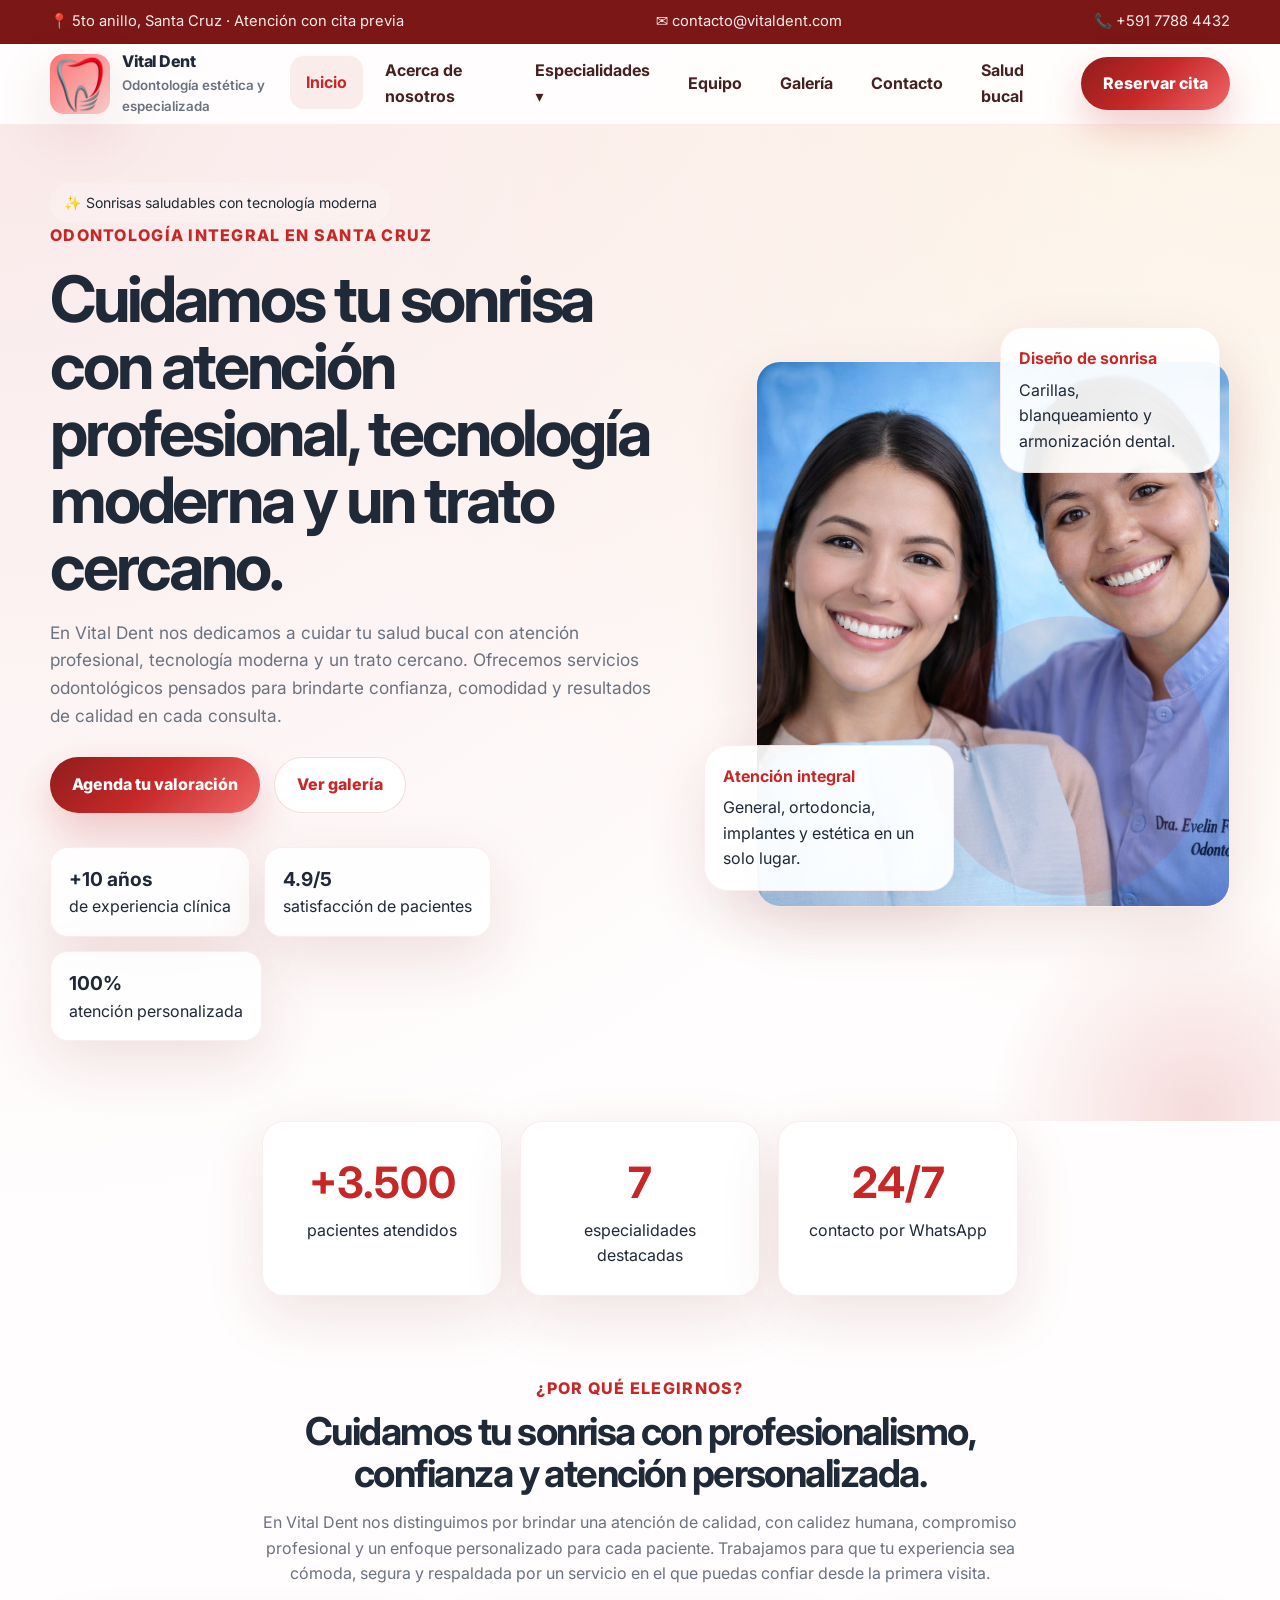
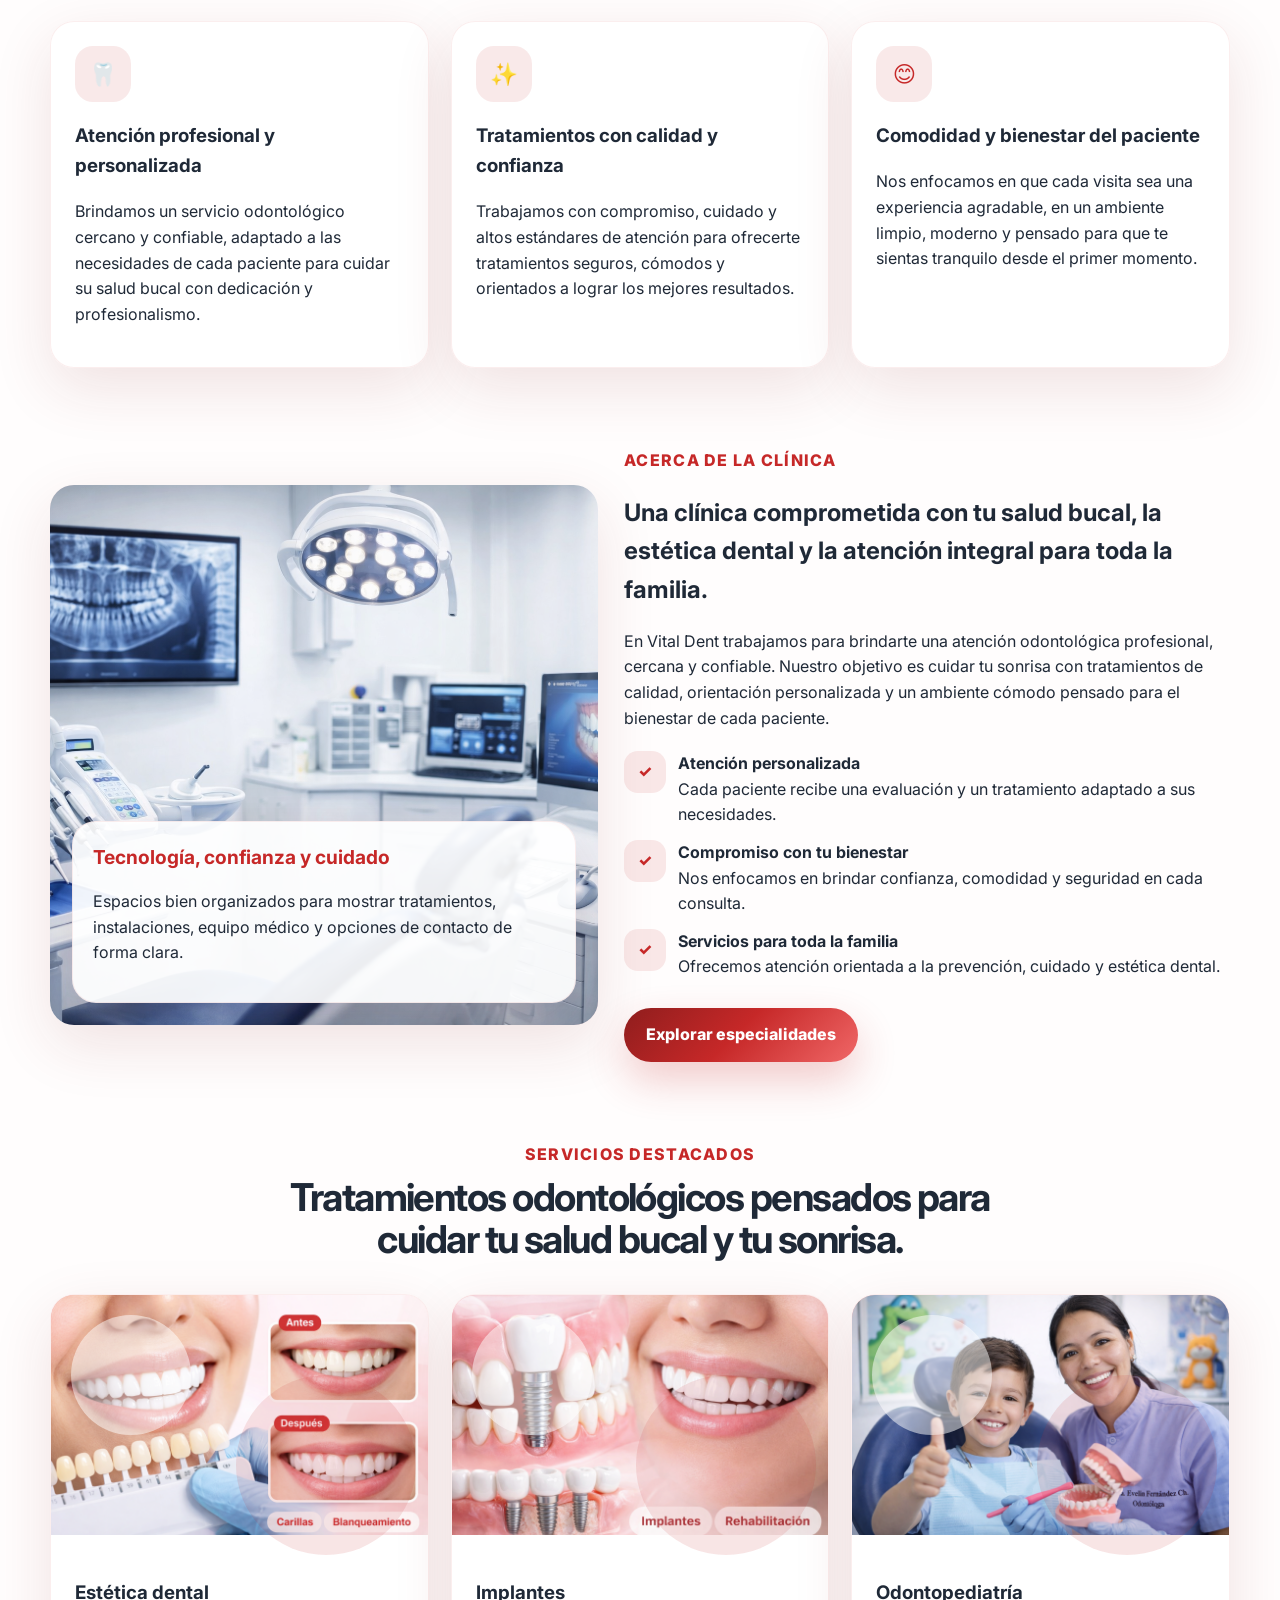
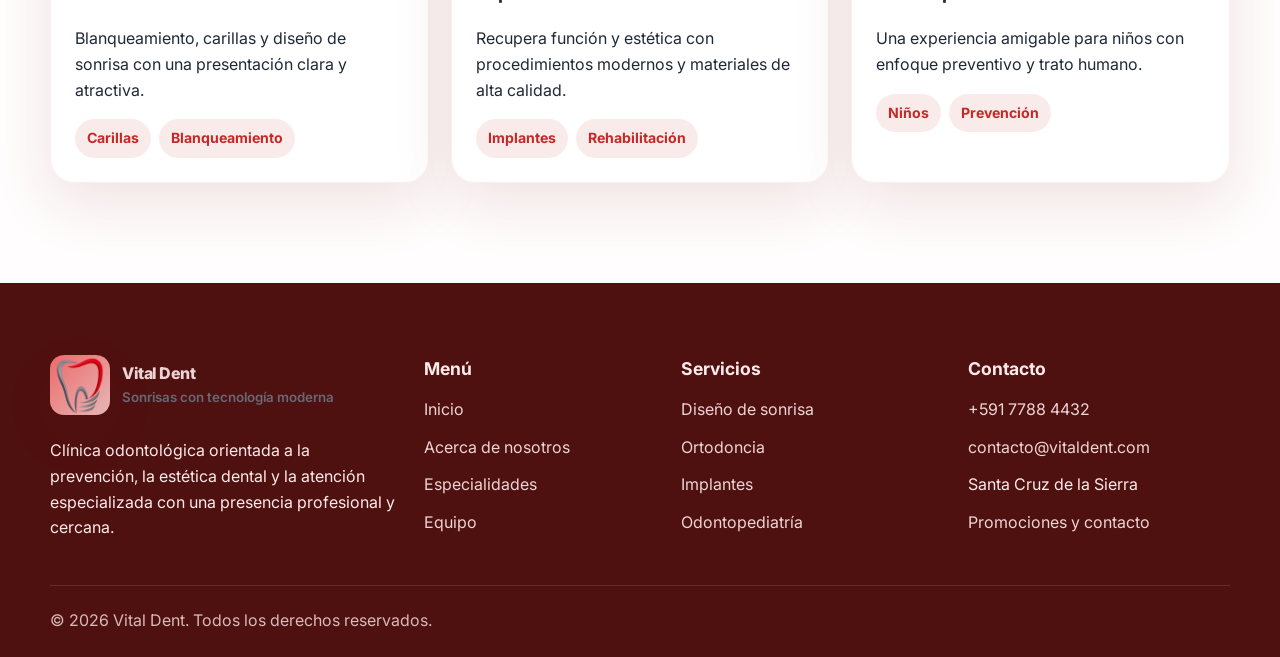
<file: index.html>
<!doctype html>
<html lang="es">
<head>
  <meta charset="UTF-8">
  <meta name="viewport" content="width=device-width, initial-scale=1.0">
  <title>Vital Dent | Inicio</title>
  <meta name="description" content="Sitio web odontológico">
  <link rel="preconnect" href="https://fonts.googleapis.com">
  <link rel="preconnect" href="https://fonts.gstatic.com" crossorigin>
  <link href="https://fonts.googleapis.com/css2?family=Inter:wght@400;500;600;700;800;900&display=swap" rel="stylesheet">
  <link rel="stylesheet" href="assets/css/styles.css">
</head>
<body>

<!-- Barra superior con dirección, correo y teléfono -->
<header class="topbar">
  <div class="container">
    <div class="topbar-item">📍 5to anillo, Santa Cruz · Atención con cita previa</div>
    <div class="topbar-item">✉️ contacto@vitaldent.com</div>
    <div class="topbar-item">📞 +591 7788 4432</div>
  </div>
</header>

<!-- Menú principal con dropdown de especialidades -->
<nav class="navbar">
  <div class="container">
    <a class="logo" href="index.html">
      <img src="assets/img/logo.png" alt="Vital Dent" class="logo-mark">
      <span>Vital Dent <small>Odontología estética y especializada</small></span>
    </a>
    <ul class="nav-links" data-nav>
      <li><a href="index.html" class="active">Inicio</a></li>
      <li><a href="acerca.html" class="">Acerca de nosotros</a></li>
      <li class="dropdown">
        <a href="especialidades.html" class="drop-toggle " data-dropdown-toggle>Especialidades ▾</a>
        <div class="dropdown-menu">
          <a href="especialidades.html#estetica">Estética dental</a>
          <a href="especialidades.html#ortodoncia">Ortodoncia</a>
          <a href="especialidades.html#implantologia">Implantología</a>
          <a href="especialidades.html#odontopediatria">Odontopediatría</a>
        </div>
      </li>
      <li><a href="equipo.html" class="">Equipo</a></li>
      <li><a href="galeria.html" class="">Galería</a></li>
      <li><a href="contacto.html" class="">Contacto</a></li>
      <li><a href="https://www.who.int/health-topics/oral-health" class="">Salud bucal</a></li>
    </ul>
    <a class="btn btn-primary nav-cta" href="contacto.html">Reservar cita</a>
    <button class="menu-btn" data-menu-toggle aria-label="Abrir menú" aria-expanded="false">
      <span></span><span></span><span></span>
    </button>
  </div>
</nav>

<!-- Portada principal -->
<section class="hero">
  <div class="container hero-grid">
    <div class="hero-copy reveal">
      <span class="badge">✨ Sonrisas saludables con tecnología moderna</span>
      <div class="eyebrow">Odontología integral en Santa Cruz</div>
      <h1>Cuidamos tu sonrisa con atención profesional, tecnología moderna y un trato cercano.</h1>
      <p>En Vital Dent nos dedicamos a cuidar tu salud bucal con atención profesional, tecnología moderna y un trato cercano. Ofrecemos servicios odontológicos pensados para brindarte confianza, comodidad y resultados de calidad en cada consulta.</p>
      <div class="hero-actions">
        <a class="btn btn-primary" href="contacto.html">Agenda tu valoración</a>
        <a class="btn btn-outline" href="galeria.html">Ver galería</a>
      </div>
      <div class="mini-reviews">
        <div class="mini-card"><strong>+10 años</strong> de experiencia clínica</div>
        <div class="mini-card"><strong>4.9/5</strong> satisfacción de pacientes</div>
        <div class="mini-card"><strong>100%</strong> atención personalizada</div>
      </div>
    </div>
    <div class="hero-visual reveal">
      <div class="visual-card">
        <div class="mock-photo">
          <!-- Aqui cambias la foto 01: puedes poner la fachada, recepción o imagen principal -->
          <img src="assets/img/foto1.png" alt="aqui foto 1" class="hero-photo">
        </div>
      </div>
      <div class="floating-card top-right"><strong>Diseño de sonrisa</strong> Carillas, blanqueamiento y armonización dental.</div>
      <div class="floating-card bottom-left"><strong>Atención integral</strong> General, ortodoncia, implantes y estética en un solo lugar.</div>
    </div>
  </div>
</section>

<section class="section stats">
  <div class="container stats-grid reveal">
    <div class="stat"><strong>+3.500</strong> pacientes atendidos</div>
    <div class="stat"><strong>7</strong> especialidades destacadas</div>
    <div class="stat"><strong>24/7</strong> contacto por WhatsApp</div>
  </div>
</section>

<!-- Sección principal de contenido -->
<section class="section">
  <div class="container">
    <div class="section-head reveal">
      <div class="eyebrow">¿Por qué elegirnos?</div>
      <h2>Cuidamos tu sonrisa con profesionalismo, confianza y atención personalizada.</h2>
      <p>En Vital Dent nos distinguimos por brindar una atención de calidad, con calidez humana, compromiso profesional y un enfoque personalizado para cada paciente. Trabajamos para que tu experiencia sea cómoda, segura y respaldada por un servicio en el que puedas confiar desde la primera visita.</p>
    </div>
    <div class="cards-grid">
      <article class="card reveal">
        <div class="icon-bubble">🦷</div>
        <h3>Atención profesional y personalizada</h3>
        <p>Brindamos un servicio odontológico cercano y confiable, adaptado a las necesidades de cada paciente para cuidar su salud bucal con dedicación y profesionalismo.</p>
      </article>

      <article class="card reveal">
        <div class="icon-bubble">✨</div>
        <h3>Tratamientos con calidad y confianza</h3>
        <p>Trabajamos con compromiso, cuidado y altos estándares de atención para ofrecerte tratamientos seguros, cómodos y orientados a lograr los mejores resultados.</p>
      </article>

      <article class="card reveal">
        <div class="icon-bubble">😊</div>
        <h3>Comodidad y bienestar del paciente</h3>
        <p>Nos enfocamos en que cada visita sea una experiencia agradable, en un ambiente limpio, moderno y pensado para que te sientas tranquilo desde el primer momento.</p>
      </article>
    </div>
  </div>
</section>

<!-- Sección principal de contenido -->
<section class="section">
  <div class="container about-grid">
    <div class="about-visual reveal">
      <div class="about-shape">
        <!-- Aqui cambias la foto 02: puedes poner la clínica o atención al paciente -->
        <img src="assets/img/foto2.png" alt="aqui foto 2" class="about-photo">
      </div>
      <div class="info-panel">
        <strong class="info-title">Tecnología, confianza y cuidado</strong>
        <p>Espacios bien organizados para mostrar tratamientos, instalaciones, equipo médico y opciones de contacto de forma clara.</p>
      </div>
    </div>
    <div class="reveal">
      <div class="eyebrow">Acerca de la clínica</div>
      <h2>Una clínica comprometida con tu salud bucal, la estética dental y la atención integral para toda la familia.</h2>
      <p>En Vital Dent trabajamos para brindarte una atención odontológica profesional, cercana y confiable. Nuestro objetivo es cuidar tu sonrisa con tratamientos de calidad, orientación personalizada y un ambiente cómodo pensado para el bienestar de cada paciente.</p>
      
      <div class="feature-list">
        <div class="feature-item">
          <div class="tick">✓</div>
          <div><strong>Atención personalizada</strong><br>Cada paciente recibe una evaluación y un tratamiento adaptado a sus necesidades.</div>
        </div>

        <div class="feature-item">
          <div class="tick">✓</div>
          <div><strong>Compromiso con tu bienestar</strong><br>Nos enfocamos en brindar confianza, comodidad y seguridad en cada consulta.</div>
        </div>

        <div class="feature-item">
          <div class="tick">✓</div>
          <div><strong>Servicios para toda la familia</strong><br>Ofrecemos atención orientada a la prevención, cuidado y estética dental.</div>
        </div>
      </div>

      <a href="especialidades.html" class="btn btn-primary">Explorar especialidades</a>
    </div>
  </div>
</section>

<!-- Sección principal de contenido -->
<section class="section">
  <div class="container">
    <div class="section-head reveal">
    <div class="eyebrow">Servicios destacados</div>
    <h2>Tratamientos odontológicos pensados para cuidar tu salud bucal y tu sonrisa.</h2>
  </div>
    <div class="specialties-grid">
      <article class="team-card reveal">
        <div class="image-top">
        <!-- foto3 -->
        <img src="assets/img/foto3.png" alt="aqui foto 3">
      </div>
        <div class="team-content">
          <h3>Estética dental</h3>
          <p>Blanqueamiento, carillas y diseño de sonrisa con una presentación clara y atractiva.</p>
          <div class="tag-row"><span class="tag">Carillas</span><span class="tag">Blanqueamiento</span></div>
        </div>
      </article>
      <article class="team-card reveal">
        <div class="image-top">
        <!-- foto4-->
        <img src="assets/img/foto4.png" alt="aqui foto 4">
      </div>
        <div class="team-content">
          <h3>Implantes</h3>
          <p>Recupera función y estética con procedimientos modernos y materiales de alta calidad.</p>
          <div class="tag-row"><span class="tag">Implantes</span><span class="tag">Rehabilitación</span></div>
        </div>
      </article>
      <article class="team-card reveal">
        <div class="image-top">
        <!-- foto5-->
        <img src="assets/img/foto5.png" alt="aqui foto 5">
      </div>
        <div class="team-content">
          <h3>Odontopediatría</h3>
          <p>Una experiencia amigable para niños con enfoque preventivo y trato humano.</p>
          <div class="tag-row"><span class="tag">Niños</span><span class="tag">Prevención</span></div>
        </div>
      </article>
    </div>
  </div>
</section>


<!-- Pie de página con enlaces rápidos y contacto -->



<footer class="footer">
  <div class="container footer-grid">
    <div>
      <a class="logo footer-logo" href="index.html">
        <img src="assets/img/logo.png" alt="Vital Dent" class="logo-mark">
        <span>Vital Dent <small class="footer-logo-sub">Sonrisas con tecnología moderna</small></span>
      </a>
      <p>Clínica odontológica orientada a la prevención, la estética dental y la atención especializada con una presencia profesional y cercana.</p>
    </div>
    <div>
      <h4>Menú</h4>
      <ul>
        <li><a href="index.html">Inicio</a></li>
        <li><a href="acerca.html">Acerca de nosotros</a></li>
        <li><a href="especialidades.html">Especialidades</a></li>
        <li><a href="equipo.html">Equipo</a></li>
      </ul>
    </div>
    <div>
      <h4>Servicios</h4>
      <ul>
        <li><a href="especialidades.html#estetica">Diseño de sonrisa</a></li>
        <li><a href="especialidades.html#ortodoncia">Ortodoncia</a></li>
        <li><a href="especialidades.html#implantologia">Implantes</a></li>
        <li><a href="especialidades.html#odontopediatria">Odontopediatría</a></li>
      </ul>
    </div>
    <div>
      <h4>Contacto</h4>
      <ul>
        <li><a href="tel:+59177884432">+591 7788 4432</a></li>
        <li><a href="mailto:contacto@clinicadentalscz.com">contacto@vitaldent.com</a></li>
        <li>Santa Cruz de la Sierra</li>
        <li><a href="externa.html">Promociones y contacto</a></li>
      </ul>
    </div>
  </div>
  <div class="container footer-note">
    <span>© <span data-year></span> Vital Dent. Todos los derechos reservados.</span>
  </div>
</footer>

<!-- Script de menú móvil, dropdown y animaciones al hacer scroll -->
<script src="assets/js/main.js"></script>

</body>
</html>
</file>
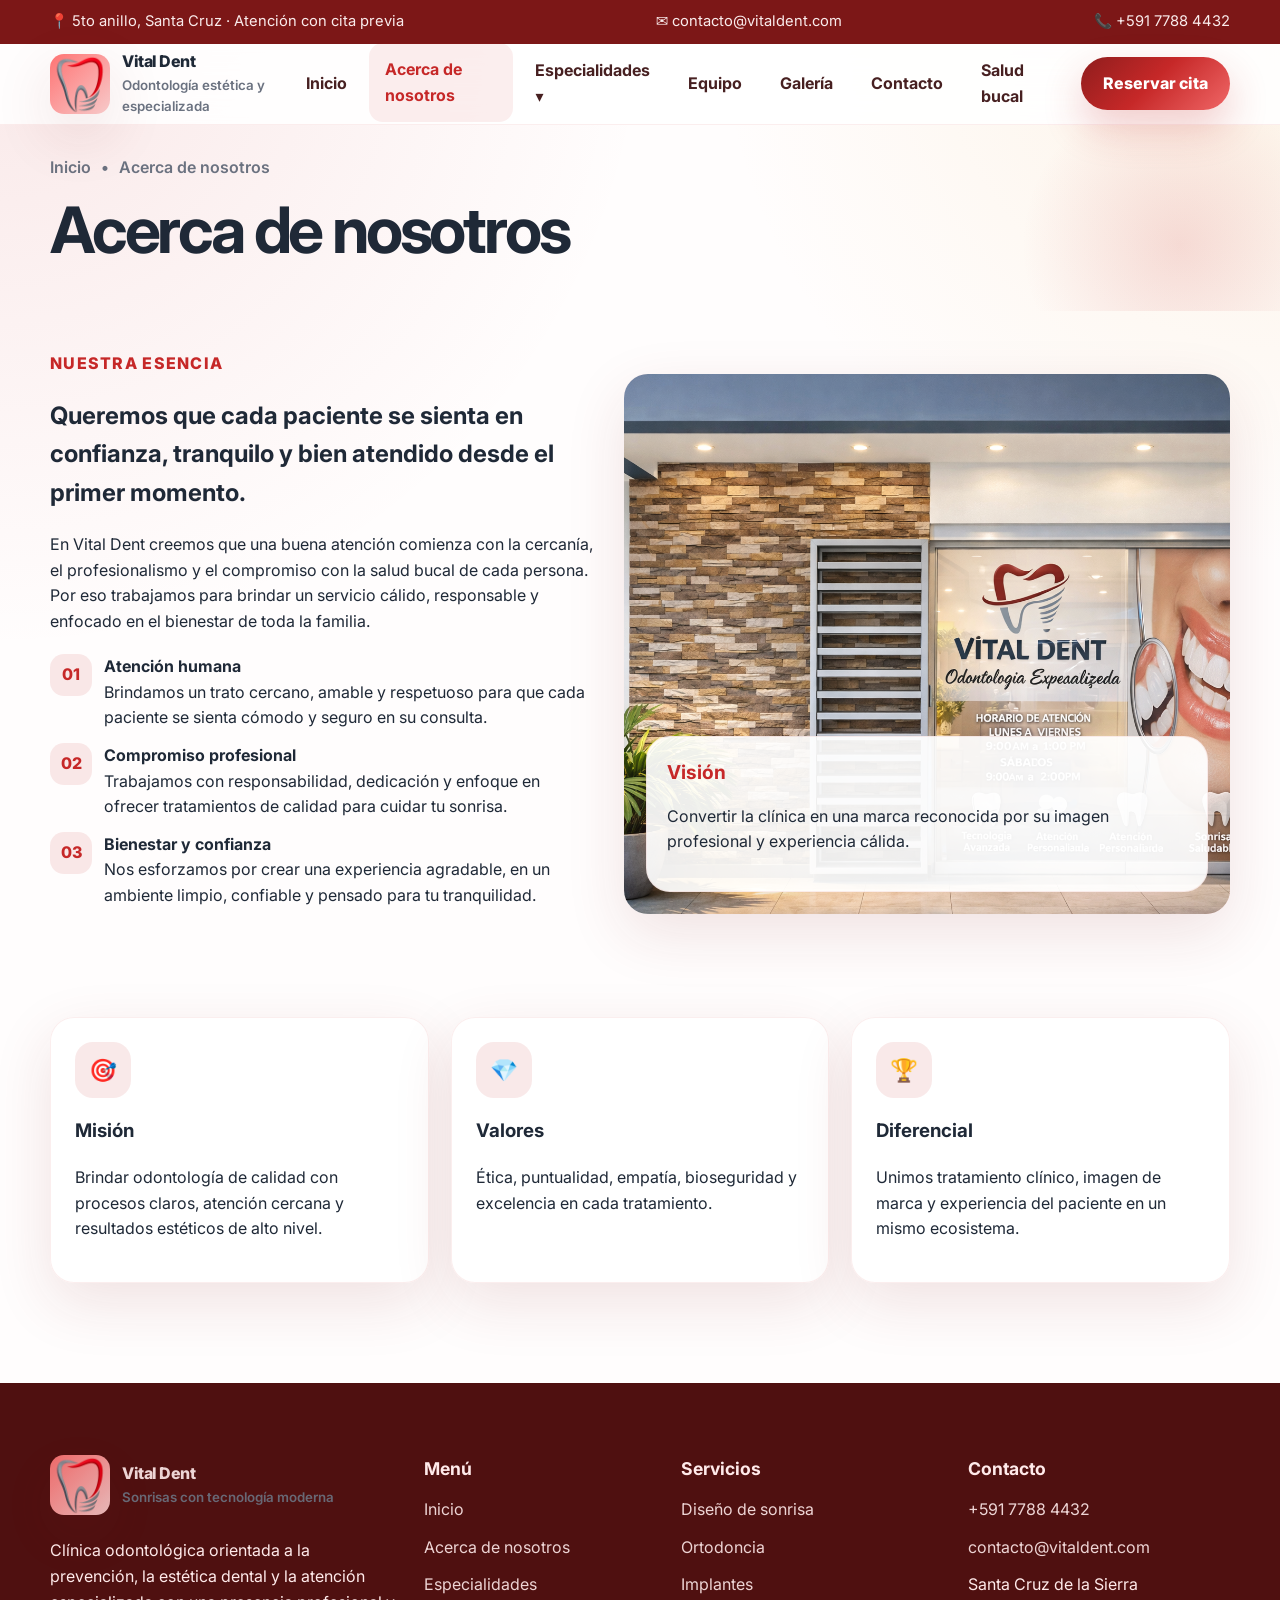
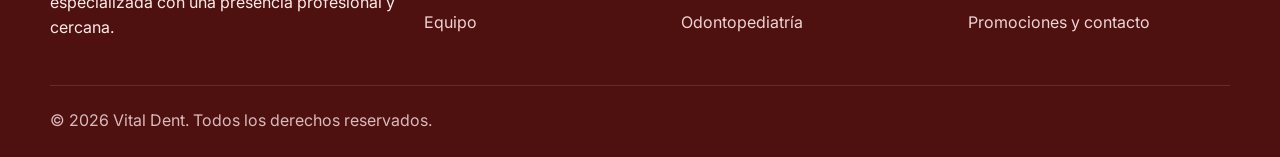
<file: acerca.html>
<!doctype html>
<html lang="es">
<head>
  <meta charset="UTF-8">
  <meta name="viewport" content="width=device-width, initial-scale=1.0">
  <title>Vital Dent | Acerca de nosotros</title>
  <meta name="description" content="Sitio web odontológico">
  <link rel="preconnect" href="https://fonts.googleapis.com">
  <link rel="preconnect" href="https://fonts.gstatic.com" crossorigin>
  <link href="https://fonts.googleapis.com/css2?family=Inter:wght@400;500;600;700;800;900&display=swap" rel="stylesheet">
  <link rel="stylesheet" href="assets/css/styles.css">
</head>
<body>

<!-- Barra superior con dirección, correo y teléfono -->
<header class="topbar">
  <div class="container">
    <div class="topbar-item">📍 5to anillo, Santa Cruz · Atención con cita previa</div>
    <div class="topbar-item">✉️ contacto@vitaldent.com</div>
    <div class="topbar-item">📞 +591 7788 4432</div>
  </div>
</header>

<!-- Menú principal con dropdown de especialidades -->
<nav class="navbar">
  <div class="container">
    <a class="logo" href="index.html">
      <img src="assets/img/logo.png" alt="Vital Dent" class="logo-mark">
      <span>Vital Dent <small>Odontología estética y especializada</small></span>
    </a>
    <ul class="nav-links" data-nav>
      <li><a href="index.html" class="">Inicio</a></li>
      <li><a href="acerca.html" class="active">Acerca de nosotros</a></li>
      <li class="dropdown">
        <a href="especialidades.html" class="drop-toggle " data-dropdown-toggle>Especialidades ▾</a>
        <div class="dropdown-menu">
          <a href="especialidades.html#estetica">Estética dental</a>
          <a href="especialidades.html#ortodoncia">Ortodoncia</a>
          <a href="especialidades.html#implantologia">Implantología</a>
          <a href="especialidades.html#odontopediatria">Odontopediatría</a>
        </div>
      </li>
      <li><a href="equipo.html" class="">Equipo</a></li>
      <li><a href="galeria.html" class="">Galería</a></li>
      <li><a href="contacto.html" class="">Contacto</a></li>
      <li><a href="https://www.who.int/health-topics/oral-health" class="">Salud bucal</a></li>
    </ul>
    <a class="btn btn-primary nav-cta" href="contacto.html">Reservar cita</a>
    <button class="menu-btn" data-menu-toggle aria-label="Abrir menú" aria-expanded="false">
      <span></span><span></span><span></span>
    </button>
  </div>
</nav>

<!-- Encabezado interno de la página -->
<section class="page-hero">
  <div class="container reveal">
    <div class="breadcrumbs"><span>Inicio</span><span>•</span><span>Acerca de nosotros</span></div>
    <h1>Acerca de nosotros</h1>
  </div>
</section>
<!-- Sección principal de contenido -->
<section class="section">
  <div class="container about-grid">
    <div class="reveal">
      <div class="eyebrow">Nuestra esencia</div>
      <h2>Queremos que cada paciente se sienta en confianza, tranquilo y bien atendido desde el primer momento.</h2>
      <p>En Vital Dent creemos que una buena atención comienza con la cercanía, el profesionalismo y el compromiso con la salud bucal de cada persona. Por eso trabajamos para brindar un servicio cálido, responsable y enfocado en el bienestar de toda la familia.</p>

      <div class="feature-list">
        <div class="feature-item">
          <div class="tick">01</div>
          <div><strong>Atención humana</strong><br>Brindamos un trato cercano, amable y respetuoso para que cada paciente se sienta cómodo y seguro en su consulta.</div>
        </div>

        <div class="feature-item">
          <div class="tick">02</div>
          <div><strong>Compromiso profesional</strong><br>Trabajamos con responsabilidad, dedicación y enfoque en ofrecer tratamientos de calidad para cuidar tu sonrisa.</div>
        </div>

        <div class="feature-item">
          <div class="tick">03</div>
          <div><strong>Bienestar y confianza</strong><br>Nos esforzamos por crear una experiencia agradable, en un ambiente limpio, confiable y pensado para tu tranquilidad.</div>
        </div>
      </div>
    </div>
    <div class="about-visual reveal">
      <div class="about-shape">
        <!-- foto6 -->
        <img src="assets/img/foto6.png" alt="aqui foto 6" class="about-photo">
      </div>
      <div class="info-panel">
        <strong class="info-title">Visión</strong>
        <p>Convertir la clínica en una marca reconocida por su imagen profesional y experiencia cálida.</p>
      </div>
    </div>
  </div>
</section>
<!-- Sección principal de contenido -->
<section class="section">
  <div class="container cards-grid">
    <article class="card reveal">
      <div class="icon-bubble">🎯</div>
      <h3>Misión</h3>
      <p>Brindar odontología de calidad con procesos claros, atención cercana y resultados estéticos de alto nivel.</p>
    </article>
    <article class="card reveal">
      <div class="icon-bubble">💎</div>
      <h3>Valores</h3>
      <p>Ética, puntualidad, empatía, bioseguridad y excelencia en cada tratamiento.</p>
    </article>
    <article class="card reveal">
      <div class="icon-bubble">🏆</div>
      <h3>Diferencial</h3>
      <p>Unimos tratamiento clínico, imagen de marca y experiencia del paciente en un mismo ecosistema.</p>
    </article>
  </div>
</section>


<!-- Pie de página con enlaces rápidos y contacto -->
<footer class="footer">
  <div class="container footer-grid">
    <div>
      <a class="logo footer-logo" href="index.html">
        <img src="assets/img/logo.png" alt="Vital Dent" class="logo-mark">
        <span>Vital Dent <small class="footer-logo-sub">Sonrisas con tecnología moderna</small></span>
      </a>
      <p>Clínica odontológica orientada a la prevención, la estética dental y la atención especializada con una presencia profesional y cercana.</p>
    </div>
    <div>
      <h4>Menú</h4>
      <ul>
        <li><a href="index.html">Inicio</a></li>
        <li><a href="acerca.html">Acerca de nosotros</a></li>
        <li><a href="especialidades.html">Especialidades</a></li>
        <li><a href="equipo.html">Equipo</a></li>
      </ul>
    </div>
    <div>
      <h4>Servicios</h4>
      <ul>
        <li><a href="especialidades.html#estetica">Diseño de sonrisa</a></li>
        <li><a href="especialidades.html#ortodoncia">Ortodoncia</a></li>
        <li><a href="especialidades.html#implantologia">Implantes</a></li>
        <li><a href="especialidades.html#odontopediatria">Odontopediatría</a></li>
      </ul>
    </div>
    <div>
      <h4>Contacto</h4>
      <ul>
        <li><a href="tel:+59177884432">+591 7788 4432</a></li>
        <li><a href="mailto:contacto@clinicadentalscz.com">contacto@vitaldent.com</a></li>
        <li>Santa Cruz de la Sierra</li>
        <li><a href="externa.html">Promociones y contacto</a></li>
      </ul>
    </div>
  </div>
  <div class="container footer-note">
    <span>© <span data-year></span> Vital Dent. Todos los derechos reservados.</span>
  </div>
</footer>

<!-- Script de menú móvil, dropdown y animaciones al hacer scroll -->
<script src="assets/js/main.js"></script>

</body>
</html>
</file>
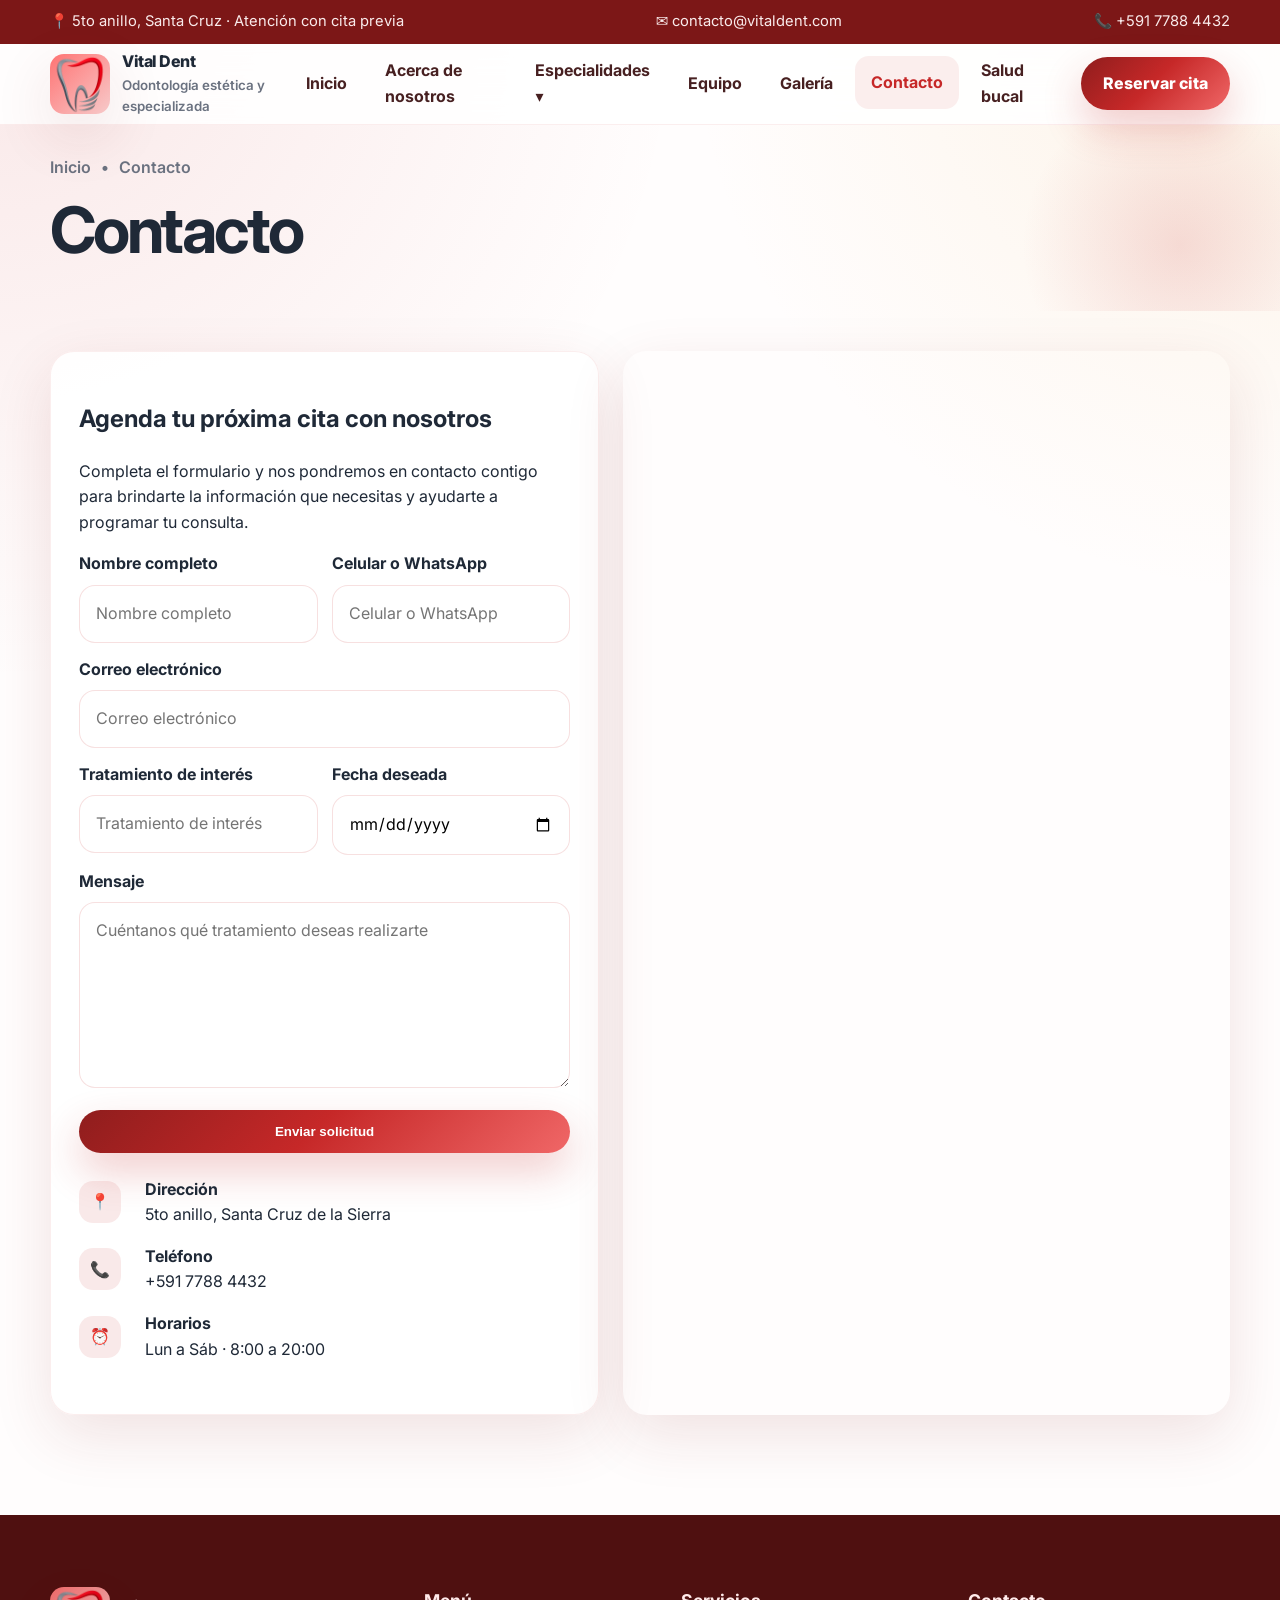
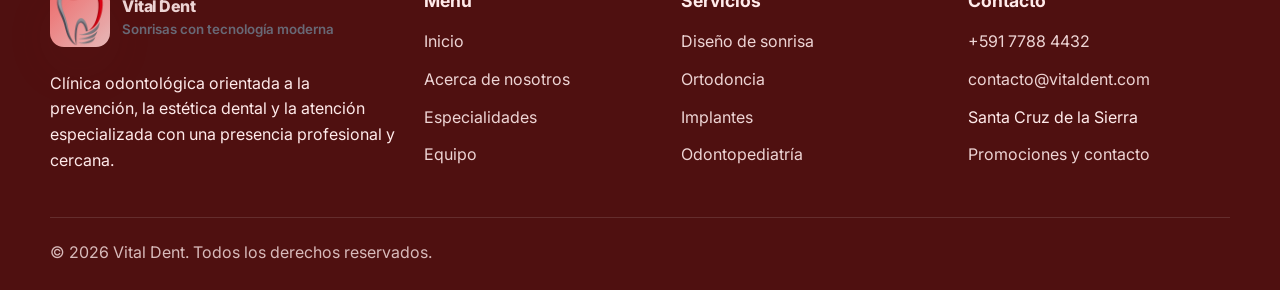
<file: contacto.html>
<!doctype html>
<html lang="es">
<head>
  <meta charset="UTF-8">
  <meta name="viewport" content="width=device-width, initial-scale=1.0">
  <title>Vital Dent | Contacto</title>
  <meta name="description" content="Sitio web odontológico profesional con diseño moderno, animaciones, menú desplegable y secciones informativas.">
  <link rel="preconnect" href="https://fonts.googleapis.com">
  <link rel="preconnect" href="https://fonts.gstatic.com" crossorigin>
  <link href="https://fonts.googleapis.com/css2?family=Inter:wght@400;500;600;700;800;900&display=swap" rel="stylesheet">
  <link rel="stylesheet" href="assets/css/styles.css">
</head>
<body>

<!-- Barra superior con dirección, correo y teléfono -->
<header class="topbar">
  <div class="container">
    <div class="topbar-item">📍 5to anillo, Santa Cruz · Atención con cita previa</div>
    <div class="topbar-item">✉️ contacto@vitaldent.com</div>
    <div class="topbar-item">📞 +591 7788 4432</div>
  </div>
</header>


<!-- Menú principal con dropdown de especialidades -->
<nav class="navbar">
  <div class="container">
    <a class="logo" href="index.html">
      <img src="assets/img/logo.png" alt="Vital Dent" class="logo-mark">
      <span>Vital Dent <small>Odontología estética y especializada</small></span>
    </a>
    <ul class="nav-links" data-nav>
      <li><a href="index.html" class="">Inicio</a></li>
      <li><a href="acerca.html" class="">Acerca de nosotros</a></li>
      <li class="dropdown">
        <a href="especialidades.html" class="drop-toggle " data-dropdown-toggle>Especialidades ▾</a>
        <div class="dropdown-menu">
          <a href="especialidades.html#estetica">Estética dental</a>
          <a href="especialidades.html#ortodoncia">Ortodoncia</a>
          <a href="especialidades.html#implantologia">Implantología</a>
          <a href="especialidades.html#odontopediatria">Odontopediatría</a>
        </div>
      </li>
      <li><a href="equipo.html" class="">Equipo</a></li>
      <li><a href="galeria.html" class="">Galería</a></li>
      <li><a href="contacto.html" class="active">Contacto</a></li>
      <li><a href="https://www.who.int/health-topics/oral-health" class="">Salud bucal</a></li>
    </ul>
    <a class="btn btn-primary nav-cta" href="contacto.html">Reservar cita</a>
    <button class="menu-btn" data-menu-toggle aria-label="Abrir menú" aria-expanded="false">
      <span></span><span></span><span></span>
    </button>
  </div>
</nav>

<!-- Encabezado interno de la página -->
<section class="page-hero">
  <div class="container reveal">
    <div class="breadcrumbs"><span>Inicio</span><span>•</span><span>Contacto</span></div>
    <h1>Contacto</h1>
  </div>
</section>
<!-- Sección principal de contenido -->
<section class="section">
  <div class="container contact-grid">
    <!-- Columna izquierda: formulario / Columna derecha: mapa -->
    <div class="contact-card reveal">
      <h2>Agenda tu próxima cita con nosotros</h2>
      <p>Completa el formulario y nos pondremos en contacto contigo para brindarte la información que necesitas y ayudarte a programar tu consulta.</p>
      
      <form class="form-grid">
        <div>
          <label for="nombre" class="form-label">Nombre completo</label>
          <input id="nombre" name="nombre" class="input" type="text" placeholder="Nombre completo">
        </div>

        <div>
          <label for="telefono" class="form-label">Celular o WhatsApp</label>
          <input id="telefono" name="telefono" class="input" type="tel" placeholder="Celular o WhatsApp">
        </div>

        <div class="full">
          <label for="correo" class="form-label">Correo electrónico</label>
          <input id="correo" name="correo" class="input full" type="email" placeholder="Correo electrónico">
        </div>

        <div>
          <label for="tratamiento" class="form-label">Tratamiento de interés</label>
          <input id="tratamiento" name="tratamiento" class="input" type="text" placeholder="Tratamiento de interés">
        </div>

        <div>
          <label for="fecha" class="form-label">Fecha deseada</label>
          <input id="fecha" name="fecha" class="input" type="date">
        </div>

        <div class="full">
          <label for="mensaje" class="form-label">Mensaje</label>
          <textarea id="mensaje" name="mensaje" class="input full" rows="6" placeholder="Cuéntanos qué tratamiento deseas realizarte"></textarea>
        </div>

        <button class="btn btn-primary full" type="submit">Enviar solicitud</button>
      </form>

      <div class="contact-list">
        <div class="contact-item"><div class="tick">📍</div><div><strong>Dirección</strong><br>5to anillo, Santa Cruz de la Sierra</div></div>
        <div class="contact-item"><div class="tick">📞</div><div><strong>Teléfono</strong><br>+591 7788 4432</div></div>
        <div class="contact-item"><div class="tick">⏰</div><div><strong>Horarios</strong><br>Lun a Sáb · 8:00 a 20:00</div></div>
      </div>
    </div>
    <div class="reveal">
      <!-- Cambia estas coordenadas para mover el pin: latitud,longitud -->
      <iframe class="map-embed" loading="lazy" allowfullscreen referrerpolicy="no-referrer-when-downgrade" src="https://www.google.com/maps?q=-17.82427,-63.16190&z=16&output=embed"></iframe>
    </div>
  </div>
</section>


<!-- Pie de página con enlaces rápidos y contacto -->
<footer class="footer">
  <div class="container footer-grid">
    <div>
      <a class="logo footer-logo" href="index.html">
        <img src="assets/img/logo.png" alt="Vital Dent" class="logo-mark">
        <span>Vital Dent <small class="footer-logo-sub">Sonrisas con tecnología moderna</small></span>
      </a>
      <p>Clínica odontológica orientada a la prevención, la estética dental y la atención especializada con una presencia profesional y cercana.</p>
    </div>
    <div>
      <h4>Menú</h4>
      <ul>
        <li><a href="index.html">Inicio</a></li>
        <li><a href="acerca.html">Acerca de nosotros</a></li>
        <li><a href="especialidades.html">Especialidades</a></li>
        <li><a href="equipo.html">Equipo</a></li>
      </ul>
    </div>
    <div>
      <h4>Servicios</h4>
      <ul>
        <li><a href="especialidades.html#estetica">Diseño de sonrisa</a></li>
        <li><a href="especialidades.html#ortodoncia">Ortodoncia</a></li>
        <li><a href="especialidades.html#implantologia">Implantes</a></li>
        <li><a href="especialidades.html#odontopediatria">Odontopediatría</a></li>
      </ul>
    </div>
    <div>
      <h4>Contacto</h4>
      <ul>
        <li><a href="tel:+59177884432">+591 7788 4432</a></li>
        <li><a href="mailto:contacto@clinicadentalscz.com">contacto@vitaldent.com</a></li>
        <li>Santa Cruz de la Sierra</li>
        <li><a href="externa.html">Promociones y contacto</a></li>
      </ul>
    </div>
  </div>
  <div class="container footer-note">
    <span>© <span data-year></span> Vital Dent. Todos los derechos reservados.</span>
  </div>
</footer>

<!-- Script de menú móvil, dropdown y animaciones al hacer scroll -->
<script src="assets/js/main.js"></script>

</body>
</html>
</file>
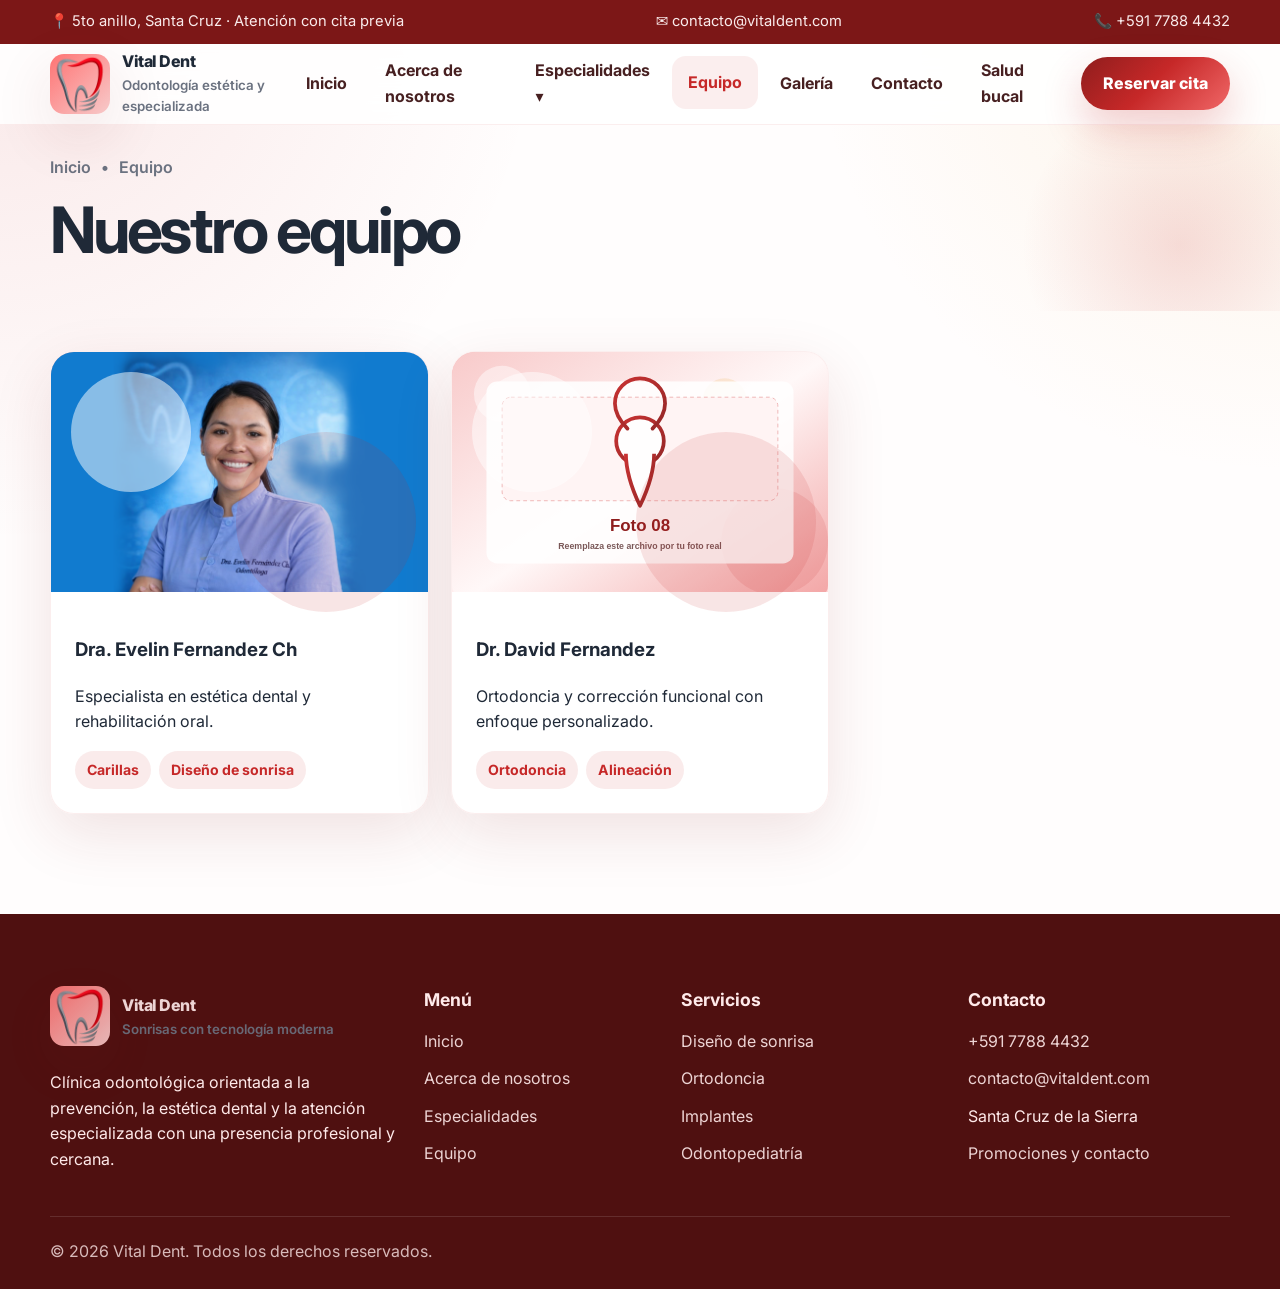
<file: equipo.html>
<!doctype html>
<html lang="es">
<head>
  <meta charset="UTF-8">
  <meta name="viewport" content="width=device-width, initial-scale=1.0">
  <title>Vital Dent | Equipo</title>
  <meta name="description" content="Sitio web odontológico">
  <link rel="preconnect" href="https://fonts.googleapis.com">
  <link rel="preconnect" href="https://fonts.gstatic.com" crossorigin>
  <link href="https://fonts.googleapis.com/css2?family=Inter:wght@400;500;600;700;800;900&display=swap" rel="stylesheet">
  <link rel="stylesheet" href="assets/css/styles.css">
</head>
<body>

<!-- Barra superior con dirección, correo y teléfono -->
<header class="topbar">
  <div class="container">
    <div class="topbar-item">📍 5to anillo, Santa Cruz · Atención con cita previa</div>
    <div class="topbar-item">✉️ contacto@vitaldent.com</div>
    <div class="topbar-item">📞 +591 7788 4432</div>
  </div>
</header>

<!-- Menú principal con dropdown de especialidades -->
<nav class="navbar">
  <div class="container">
    <a class="logo" href="index.html">
      <img src="assets/img/logo.png" alt="Vital Dent" class="logo-mark">
      <span>Vital Dent <small>Odontología estética y especializada</small></span>
    </a>
    <ul class="nav-links" data-nav>
      <li><a href="index.html" class="">Inicio</a></li>
      <li><a href="acerca.html" class="">Acerca de nosotros</a></li>
      <li class="dropdown">
        <a href="especialidades.html" class="drop-toggle " data-dropdown-toggle>Especialidades ▾</a>
        <div class="dropdown-menu">
          <a href="especialidades.html#estetica">Estética dental</a>
          <a href="especialidades.html#ortodoncia">Ortodoncia</a>
          <a href="especialidades.html#implantologia">Implantología</a>
          <a href="especialidades.html#odontopediatria">Odontopediatría</a>
        </div>
      </li>
      <li><a href="equipo.html" class="active">Equipo</a></li>
      <li><a href="galeria.html" class="">Galería</a></li>
      <li><a href="contacto.html" class="">Contacto</a></li>
      <li><a href="https://www.who.int/health-topics/oral-health" class="">Salud bucal</a></li>
    </ul>
    <a class="btn btn-primary nav-cta" href="contacto.html">Reservar cita</a>
    <button class="menu-btn" data-menu-toggle aria-label="Abrir menú" aria-expanded="false">
      <span></span><span></span><span></span>
    </button>
  </div>
</nav>

<!-- Encabezado interno de la página -->
<section class="page-hero">
  <div class="container reveal">
    <div class="breadcrumbs"><span>Inicio</span><span>•</span><span>Equipo</span></div>
    <h1>Nuestro equipo</h1>
  </div>
</section>
<!-- Sección principal de contenido -->
<section class="section">
  <div class="container team-grid">
    <!-- Tarjetas del equipo -->
    <article class="team-card reveal">
      <div class="image-top">
        <!-- Aqui cambias la foto 07: reemplaza el src por tu imagen real -->
        <img src="assets/img/foto7.png" alt="aqui foto 7">
      </div>
      <div class="team-content">
        <h3>Dra. Evelin Fernandez Ch</h3>
        <p>Especialista en estética dental y rehabilitación oral.</p>
        <div class="tag-row"><span class="tag">Carillas</span><span class="tag">Diseño de sonrisa</span></div>
      </div>
    </article>
    <article class="team-card reveal">
      <div class="image-top">
        <!-- Aqui cambias la foto 08: reemplaza el src por tu imagen real -->
        <img src="assets/img/foto-08.svg" alt="aqui foto 8">
      </div>
      <div class="team-content">
        <h3>Dr. David Fernandez</h3>
        <p>Ortodoncia y corrección funcional con enfoque personalizado.</p>
        <div class="tag-row"><span class="tag">Ortodoncia</span><span class="tag">Alineación</span></div>
      </div>
    </article>
    
  </div>
</section>


<!-- Pie de página con enlaces rápidos y contacto -->
<footer class="footer">
  <div class="container footer-grid">
    <div>
      <a class="logo footer-logo" href="index.html">
        <img src="assets/img/logo.png" alt="Vital Dent" class="logo-mark">
        <span>Vital Dent <small class="footer-logo-sub">Sonrisas con tecnología moderna</small></span>
      </a>
      <p>Clínica odontológica orientada a la prevención, la estética dental y la atención especializada con una presencia profesional y cercana.</p>
    </div>
    <div>
      <h4>Menú</h4>
      <ul>
        <li><a href="index.html">Inicio</a></li>
        <li><a href="acerca.html">Acerca de nosotros</a></li>
        <li><a href="especialidades.html">Especialidades</a></li>
        <li><a href="equipo.html">Equipo</a></li>
      </ul>
    </div>
    <div>
      <h4>Servicios</h4>
      <ul>
        <li><a href="especialidades.html#estetica">Diseño de sonrisa</a></li>
        <li><a href="especialidades.html#ortodoncia">Ortodoncia</a></li>
        <li><a href="especialidades.html#implantologia">Implantes</a></li>
        <li><a href="especialidades.html#odontopediatria">Odontopediatría</a></li>
      </ul>
    </div>
    <div>
      <h4>Contacto</h4>
      <ul>
        <li><a href="tel:+59177884432">+591 7788 4432</a></li>
        <li><a href="mailto:contacto@clinicadentalscz.com">contacto@vitaldent.com</a></li>
        <li>Santa Cruz de la Sierra</li>
        <li><a href="externa.html">Promociones y contacto</a></li>
      </ul>
    </div>
  </div>
  <div class="container footer-note">
    <span>© <span data-year></span> Vital Dent. Todos los derechos reservados.</span>
  </div>
</footer>

<!-- Script de menú móvil, dropdown y animaciones al hacer scroll -->
<script src="assets/js/main.js"></script>

</body>
</html>
</file>
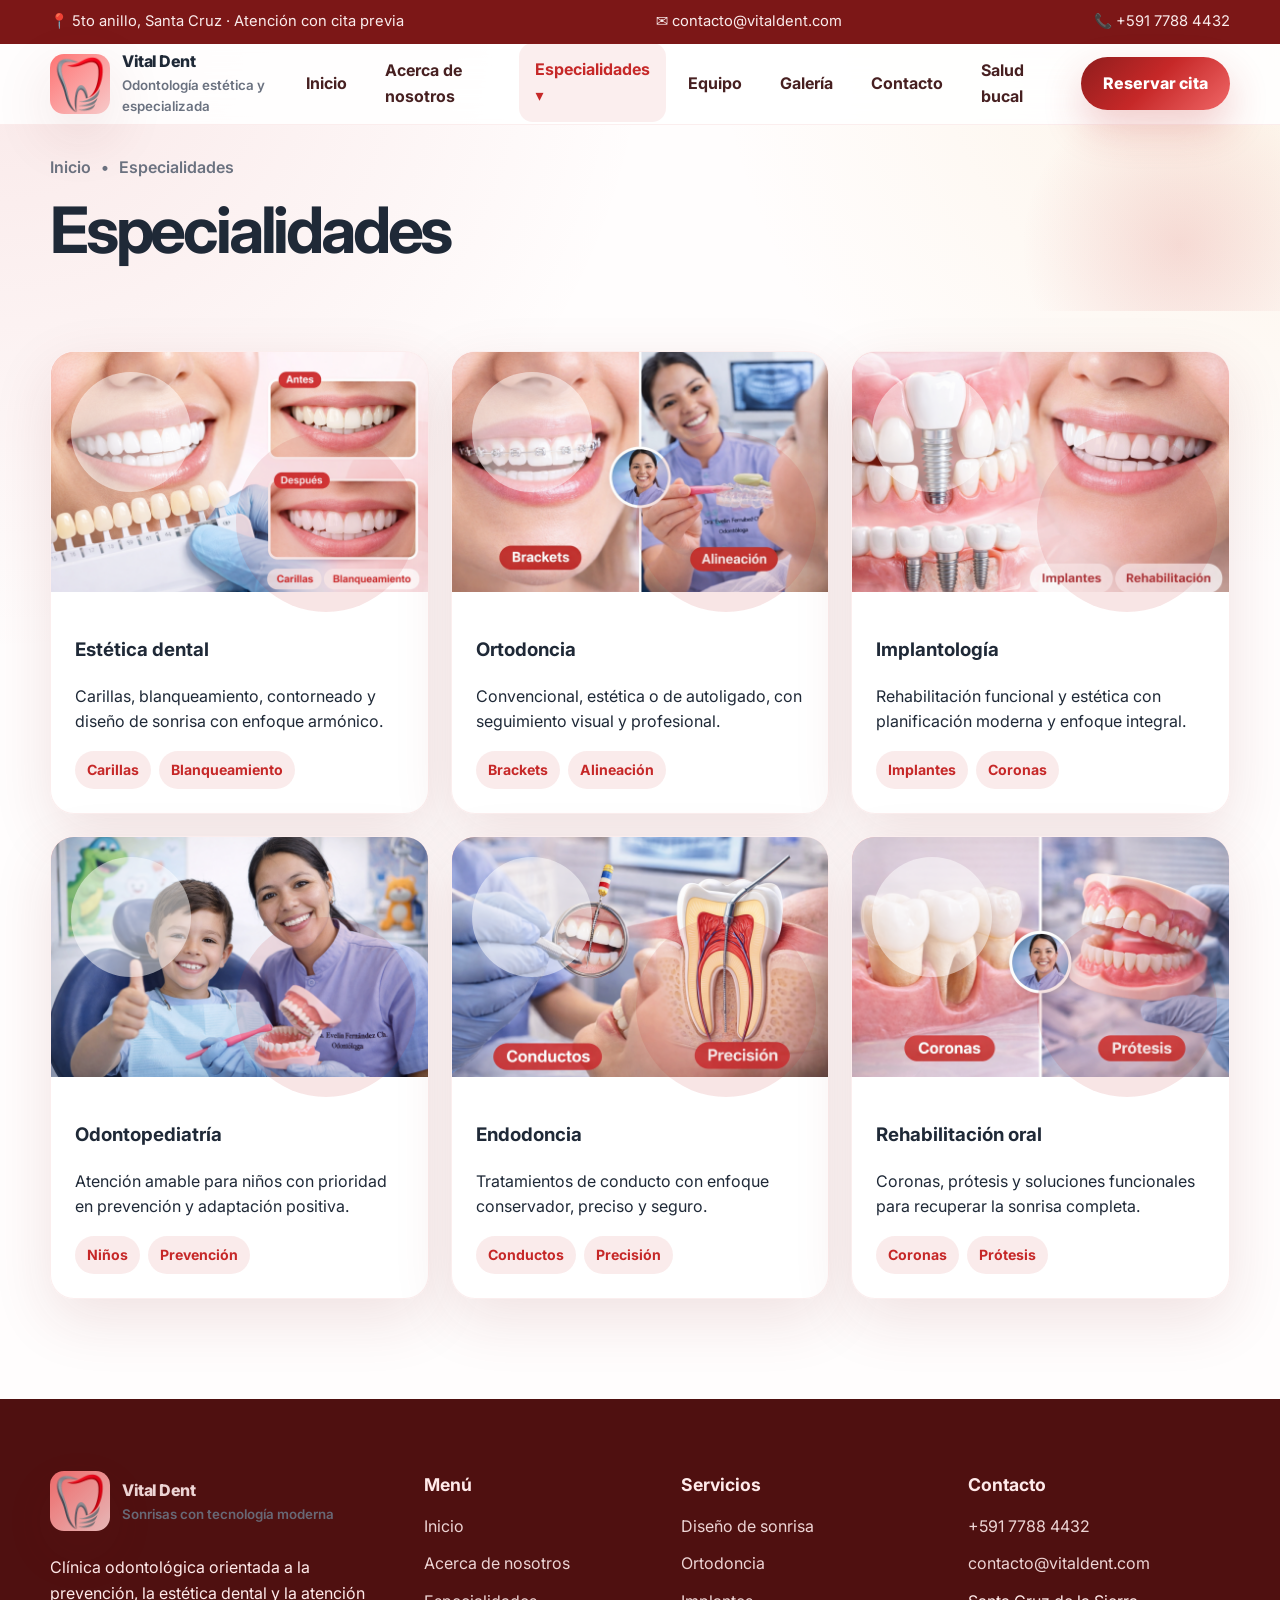
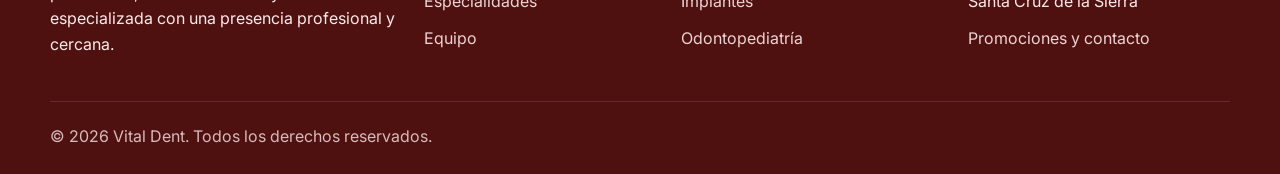
<file: especialidades.html>
<!doctype html>
<html lang="es">
<head>
  <meta charset="UTF-8">
  <meta name="viewport" content="width=device-width, initial-scale=1.0">
  <title>Vital Dent | Especialidades</title>
  <meta name="description" content="Sitio web odontológico profesional con diseño moderno, animaciones, menú desplegable y secciones informativas.">
  <link rel="preconnect" href="https://fonts.googleapis.com">
  <link rel="preconnect" href="https://fonts.gstatic.com" crossorigin>
  <link href="https://fonts.googleapis.com/css2?family=Inter:wght@400;500;600;700;800;900&display=swap" rel="stylesheet">
  <link rel="stylesheet" href="assets/css/styles.css">
</head>
<body>

<!-- Barra superior con dirección, correo y teléfono -->
<header class="topbar">
  <div class="container">
    <div class="topbar-item">📍 5to anillo, Santa Cruz · Atención con cita previa</div>
    <div class="topbar-item">✉️ contacto@vitaldent.com</div>
    <div class="topbar-item">📞 +591 7788 4432</div>
  </div>
</header>

<!-- Menú principal con dropdown de especialidades -->
<nav class="navbar">
  <div class="container">
    <a class="logo" href="index.html">
      <img src="assets/img/logo.png" alt="Vital Dent" class="logo-mark">
      <span>Vital Dent <small>Odontología estética y especializada</small></span>
    </a>
    <ul class="nav-links" data-nav>
      <li><a href="index.html" class="">Inicio</a></li>
      <li><a href="acerca.html" class="">Acerca de nosotros</a></li>
      <li class="dropdown">
        <a href="especialidades.html" class="drop-toggle active" data-dropdown-toggle>Especialidades ▾</a>
        <div class="dropdown-menu">
          <a href="especialidades.html#estetica">Estética dental</a>
          <a href="especialidades.html#ortodoncia">Ortodoncia</a>
          <a href="especialidades.html#implantologia">Implantología</a>
          <a href="especialidades.html#odontopediatria">Odontopediatría</a>
        </div>
      </li>
      <li><a href="equipo.html" class="">Equipo</a></li>
      <li><a href="galeria.html" class="">Galería</a></li>
      <li><a href="contacto.html" class="">Contacto</a></li>
      <li><a href="https://www.who.int/health-topics/oral-health" class="">Salud bucal</a></li>
    </ul>
    <a class="btn btn-primary nav-cta" href="contacto.html">Reservar cita</a>
    <button class="menu-btn" data-menu-toggle aria-label="Abrir menú" aria-expanded="false">
      <span></span><span></span><span></span>
    </button>
  </div>
</nav>

<!-- Encabezado interno de la página -->
<section class="page-hero">
  <div class="container reveal">
    <div class="breadcrumbs"><span>Inicio</span><span>•</span><span>Especialidades</span></div>
    <h1>Especialidades</h1>
  </div>
</section>
<!-- Sección principal de contenido -->
<section class="section">
  <div class="container specialties-grid">
    <!-- Tarjetas de especialidades -->
    <article class="price-card reveal" id="estetica">
      <div class="image-top">
        <!-- Aqui cambias la foto 10: reemplaza el src por tu imagen real -->
        <img src="assets/img/foto3.png" alt="aqui foto 10">
      </div>
      <div class="price-content">
        <h3>Estética dental</h3>
        <p>Carillas, blanqueamiento, contorneado y diseño de sonrisa con enfoque armónico.</p>
        <div class="tag-row"><span class="tag">Carillas</span><span class="tag">Blanqueamiento</span></div>
      </div>
    </article>
    <article class="price-card reveal" id="ortodoncia">
      <div class="image-top">
        <!-- Aqui cambias la foto 11: reemplaza el src por tu imagen real -->
        <img src="assets/img/foto11.png" alt="aqui foto 11">
      </div>
      <div class="price-content">
        <h3>Ortodoncia</h3>
        <p>Convencional, estética o de autoligado, con seguimiento visual y profesional.</p>
        <div class="tag-row"><span class="tag">Brackets</span><span class="tag">Alineación</span></div>
      </div>
    </article>
    <article class="price-card reveal" id="implantologia">
      <div class="image-top">
        <!-- Aqui cambias la foto 12: reemplaza el src por tu imagen real -->
        <img src="assets/img/foto4.png" alt="aqui foto 12">
      </div>
      <div class="price-content">
        <h3>Implantología</h3>
        <p>Rehabilitación funcional y estética con planificación moderna y enfoque integral.</p>
        <div class="tag-row"><span class="tag">Implantes</span><span class="tag">Coronas</span></div>
      </div>
    </article>
    <article class="price-card reveal" id="odontopediatria">
      <div class="image-top">
        <!-- Aqui cambias la foto 13: reemplaza el src por tu imagen real -->
        <img src="assets/img/foto5.png" alt="aqui foto 13">
      </div>
      <div class="price-content">
        <h3>Odontopediatría</h3>
        <p>Atención amable para niños con prioridad en prevención y adaptación positiva.</p>
        <div class="tag-row"><span class="tag">Niños</span><span class="tag">Prevención</span></div>
      </div>
    </article>
    <article class="price-card reveal">
      <div class="image-top">
        <!-- Aqui cambias la foto 14: reemplaza el src por tu imagen real -->
        <img src="assets/img/foto14.png" alt="aqui foto 14">
      </div>
      <div class="price-content">
        <h3>Endodoncia</h3>
        <p>Tratamientos de conducto con enfoque conservador, preciso y seguro.</p>
        <div class="tag-row"><span class="tag">Conductos</span><span class="tag">Precisión</span></div>
      </div>
    </article>
    <article class="price-card reveal">
      <div class="image-top">
        <!-- Aqui cambias la foto 15: reemplaza el src por tu imagen real -->
        <img src="assets/img/foto15.png" alt="aqui foto 15">
      </div>
      <div class="price-content">
        <h3>Rehabilitación oral</h3>
        <p>Coronas, prótesis y soluciones funcionales para recuperar la sonrisa completa.</p>
        <div class="tag-row"><span class="tag">Coronas</span><span class="tag">Prótesis</span></div>
      </div>
    </article>
  </div>
</section>


<!-- Pie de página con enlaces rápidos y contacto -->
<footer class="footer">
  <div class="container footer-grid">
    <div>
      <a class="logo footer-logo" href="index.html">
        <img src="assets/img/logo.png" alt="Vital Dent" class="logo-mark">
        <span>Vital Dent <small class="footer-logo-sub">Sonrisas con tecnología moderna</small></span>
      </a>
      <p>Clínica odontológica orientada a la prevención, la estética dental y la atención especializada con una presencia profesional y cercana.</p>
    </div>
    <div>
      <h4>Menú</h4>
      <ul>
        <li><a href="index.html">Inicio</a></li>
        <li><a href="acerca.html">Acerca de nosotros</a></li>
        <li><a href="especialidades.html">Especialidades</a></li>
        <li><a href="equipo.html">Equipo</a></li>
      </ul>
    </div>
    <div>
      <h4>Servicios</h4>
      <ul>
        <li><a href="especialidades.html#estetica">Diseño de sonrisa</a></li>
        <li><a href="especialidades.html#ortodoncia">Ortodoncia</a></li>
        <li><a href="especialidades.html#implantologia">Implantes</a></li>
        <li><a href="especialidades.html#odontopediatria">Odontopediatría</a></li>
      </ul>
    </div>
    <div>
      <h4>Contacto</h4>
      <ul>
        <li><a href="tel:+59177884432">+591 7788 4432</a></li>
        <li><a href="mailto:contacto@clinicadentalscz.com">contacto@vitaldent.com</a></li>
        <li>Santa Cruz de la Sierra</li>
        <li><a href="externa.html">Promociones y contacto</a></li>
      </ul>
    </div>
  </div>
  <div class="container footer-note">
    <span>© <span data-year></span> Vital Dent. Todos los derechos reservados.</span>
  </div>
</footer>

<!-- Script de menú móvil, dropdown y animaciones al hacer scroll -->
<script src="assets/js/main.js"></script>

</body>
</html>
</file>
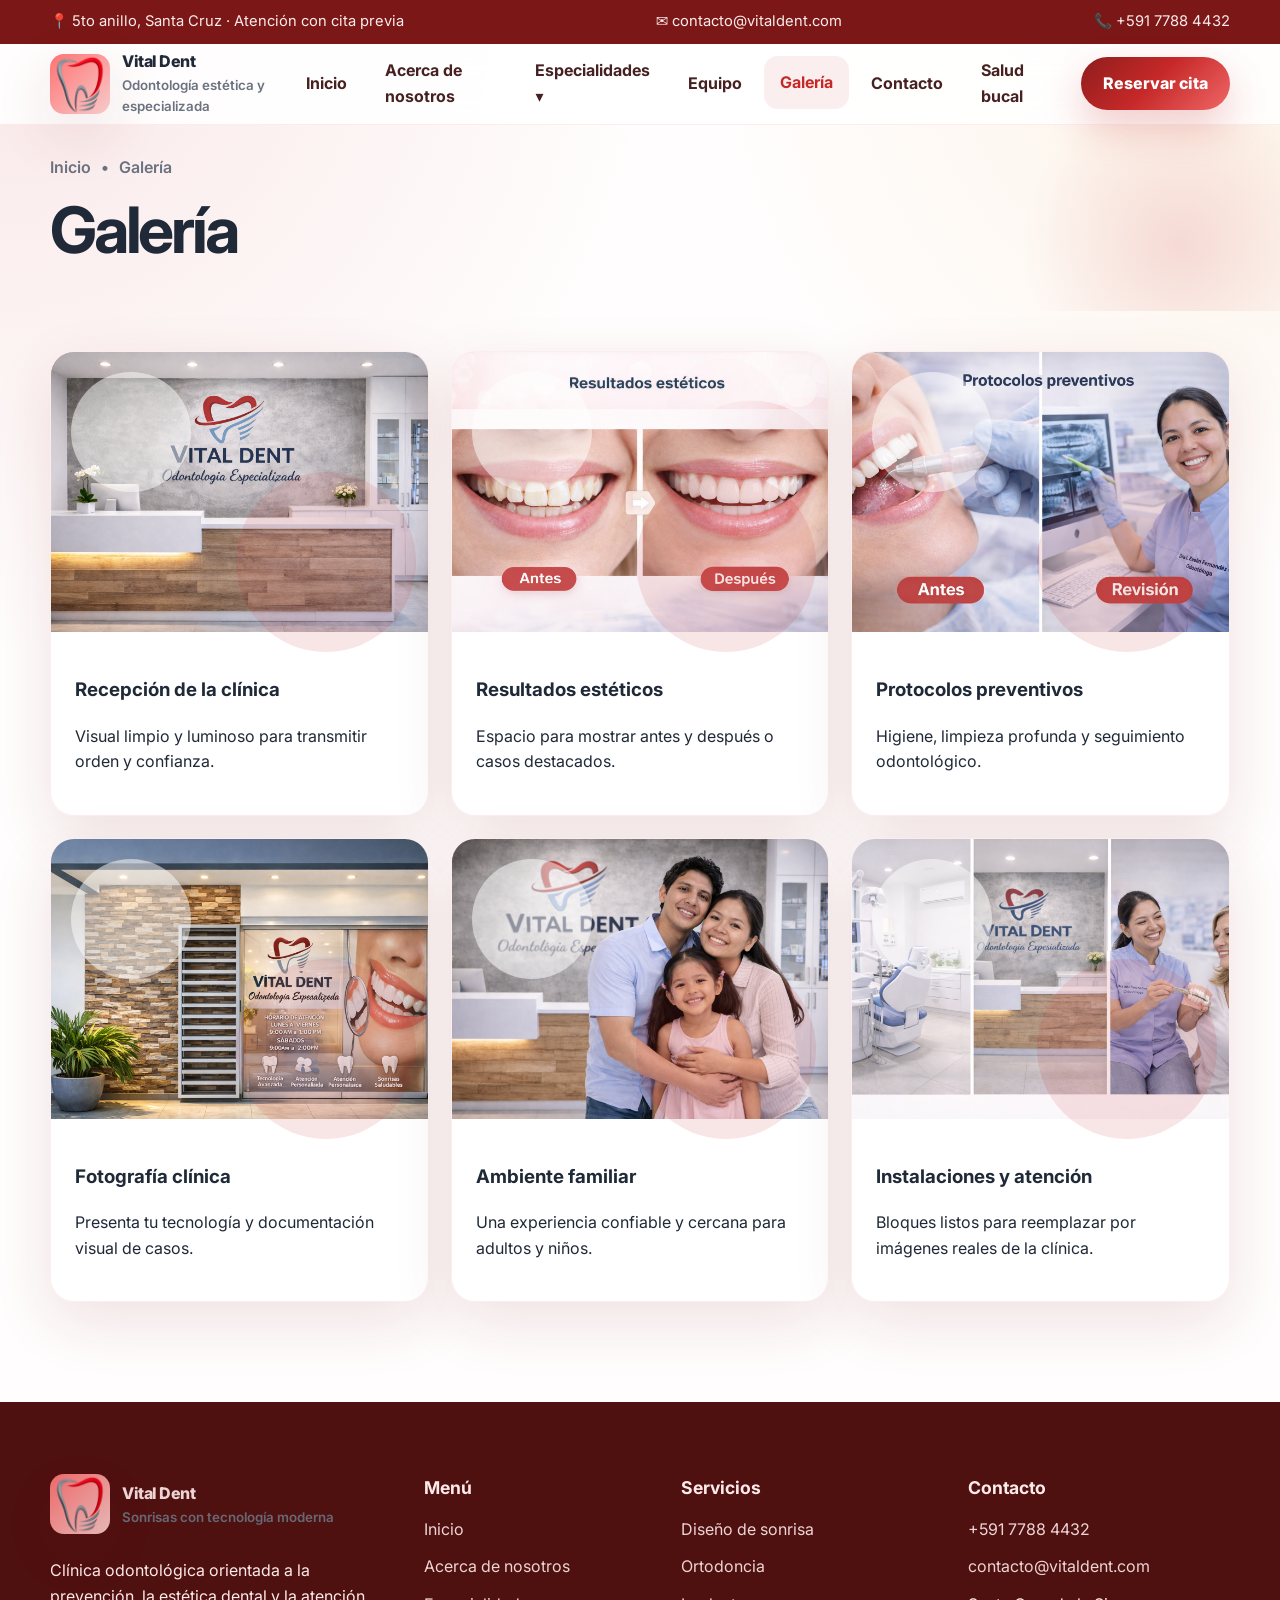
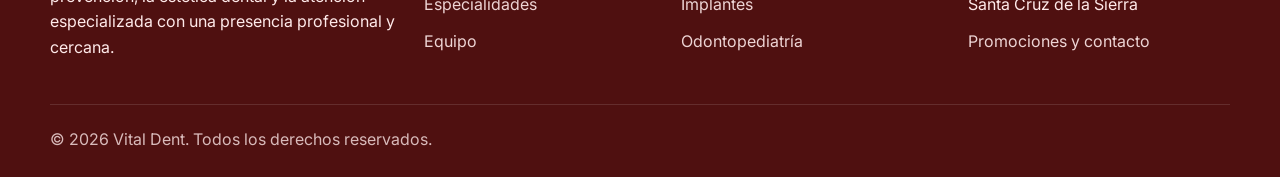
<file: galeria.html>
<!doctype html>
<html lang="es">
<head>
  <meta charset="UTF-8">
  <meta name="viewport" content="width=device-width, initial-scale=1.0">
  <title>Vital Dent | Galería</title>
  <meta name="description" content="Sitio web odontológico profesional con diseño moderno, animaciones, menú desplegable y secciones informativas.">
  <link rel="preconnect" href="https://fonts.googleapis.com">
  <link rel="preconnect" href="https://fonts.gstatic.com" crossorigin>
  <link href="https://fonts.googleapis.com/css2?family=Inter:wght@400;500;600;700;800;900&display=swap" rel="stylesheet">
  <link rel="stylesheet" href="assets/css/styles.css">
</head>
<body>

<!-- Barra superior con dirección, correo y teléfono -->
<header class="topbar">
  <div class="container">
    <div class="topbar-item">📍 5to anillo, Santa Cruz · Atención con cita previa</div>
    <div class="topbar-item">✉️ contacto@vitaldent.com</div>
    <div class="topbar-item">📞 +591 7788 4432</div>
  </div>
</header>

<!-- Menú principal con dropdown de especialidades -->
<nav class="navbar">
  <div class="container">
    <a class="logo" href="index.html">
      <img src="assets/img/logo.png" alt="Vital Dent" class="logo-mark">
      <span>Vital Dent <small>Odontología estética y especializada</small></span>
    </a>
    <ul class="nav-links" data-nav>
      <li><a href="index.html" class="">Inicio</a></li>
      <li><a href="acerca.html" class="">Acerca de nosotros</a></li>
      <li class="dropdown">
        <a href="especialidades.html" class="drop-toggle " data-dropdown-toggle>Especialidades ▾</a>
        <div class="dropdown-menu">
          <a href="especialidades.html#estetica">Estética dental</a>
          <a href="especialidades.html#ortodoncia">Ortodoncia</a>
          <a href="especialidades.html#implantologia">Implantología</a>
          <a href="especialidades.html#odontopediatria">Odontopediatría</a>
        </div>
      </li>
      <li><a href="equipo.html" class="">Equipo</a></li>
      <li><a href="galeria.html" class="active">Galería</a></li>
      <li><a href="contacto.html" class="">Contacto</a></li>
      <li><a href="https://www.who.int/health-topics/oral-health" class="">Salud bucal</a></li>
    </ul>
    <a class="btn btn-primary nav-cta" href="contacto.html">Reservar cita</a>
    <button class="menu-btn" data-menu-toggle aria-label="Abrir menú" aria-expanded="false">
      <span></span><span></span><span></span>
    </button>
  </div>
</nav>

<!-- Encabezado interno de la página -->
<section class="page-hero">
  <div class="container reveal">
    <div class="breadcrumbs"><span>Inicio</span><span>•</span><span>Galería</span></div>
    <h1>Galería</h1>
  </div>
</section>
<!-- Sección principal de contenido -->
<section class="section">
  <div class="container gallery-grid">
    <!-- Tarjetas de galería -->
    <article class="gallery-card reveal">
      <div class="image-top">
        <!-- Aqui cambias la foto 16: reemplaza el src por tu imagen real -->
        <img src="assets/img/foto16.png" alt="aqui foto 16">
      </div>
      <div class="gallery-content"><h3>Recepción de la clínica</h3><p>Visual limpio y luminoso para transmitir orden y confianza.</p></div>
    </article>
    <article class="gallery-card reveal">
      <div class="image-top">
        <!-- Aqui cambias la foto 17: reemplaza el src por tu imagen real -->
        <img src="assets/img/foto17.png" alt="aqui foto 17">
      </div>
      <div class="gallery-content"><h3>Resultados estéticos</h3><p>Espacio para mostrar antes y después o casos destacados.</p></div>
    </article>
    <article class="gallery-card reveal">
      <div class="image-top">
        <!-- Aqui cambias la foto 18: reemplaza el src por tu imagen real -->
        <img src="assets/img/foto18.png" alt="aqui foto 18">
      </div>
      <div class="gallery-content"><h3>Protocolos preventivos</h3><p>Higiene, limpieza profunda y seguimiento odontológico.</p></div>
    </article>
    <article class="gallery-card reveal">
      <div class="image-top">
        <!-- Aqui cambias la foto 19: reemplaza el src por tu imagen real -->
        <img src="assets/img/foto6.png" alt="aqui foto 19">
      </div>
      <div class="gallery-content"><h3>Fotografía clínica</h3><p>Presenta tu tecnología y documentación visual de casos.</p></div>
    </article>
    <article class="gallery-card reveal">
      <div class="image-top">
        <!-- Aqui cambias la foto 20: reemplaza el src por tu imagen real -->
        <img src="assets/img/foto20.png" alt="aqui foto 20">
      </div>
      <div class="gallery-content"><h3>Ambiente familiar</h3><p>Una experiencia confiable y cercana para adultos y niños.</p></div>
    </article>
    <article class="gallery-card reveal">
      <div class="image-top">
        <!-- Aqui cambias la foto 21: reemplaza el src por tu imagen real -->
        <img src="assets/img/foto21.png" alt="aqui foto 21">
      </div>
      <div class="gallery-content"><h3>Instalaciones y atención</h3><p>Bloques listos para reemplazar por imágenes reales de la clínica.</p></div>
    </article>
  </div>
</section>


<!-- Pie de página con enlaces rápidos y contacto -->
<footer class="footer">
  <div class="container footer-grid">
    <div>
      <a class="logo footer-logo" href="index.html">
        <img src="assets/img/logo.png" alt="Vital Dent" class="logo-mark">
        <span>Vital Dent <small class="footer-logo-sub">Sonrisas con tecnología moderna</small></span>
      </a>
      <p>Clínica odontológica orientada a la prevención, la estética dental y la atención especializada con una presencia profesional y cercana.</p>
    </div>
    <div>
      <h4>Menú</h4>
      <ul>
        <li><a href="index.html">Inicio</a></li>
        <li><a href="acerca.html">Acerca de nosotros</a></li>
        <li><a href="especialidades.html">Especialidades</a></li>
        <li><a href="equipo.html">Equipo</a></li>
      </ul>
    </div>
    <div>
      <h4>Servicios</h4>
      <ul>
        <li><a href="especialidades.html#estetica">Diseño de sonrisa</a></li>
        <li><a href="especialidades.html#ortodoncia">Ortodoncia</a></li>
        <li><a href="especialidades.html#implantologia">Implantes</a></li>
        <li><a href="especialidades.html#odontopediatria">Odontopediatría</a></li>
      </ul>
    </div>
    <div>
      <h4>Contacto</h4>
      <ul>
        <li><a href="tel:+59177884432">+591 7788 4432</a></li>
        <li><a href="mailto:contacto@clinicadentalscz.com">contacto@vitaldent.com</a></li>
        <li>Santa Cruz de la Sierra</li>
        <li><a href="externa.html">Promociones y contacto</a></li>
      </ul>
    </div>
  </div>
  <div class="container footer-note">
    <span>© <span data-year></span> Vital Dent. Todos los derechos reservados.</span>
  </div>
</footer>


<!-- Script de menú móvil, dropdown y animaciones al hacer scroll -->
<script src="assets/js/main.js"></script>

</body>
</html>
</file>
<file: assets/css/styles.css>
/* Variables globales de color, sombras y medidas */
:root {
  --primary: #c62828; /* color principal rojo */
  --primary-dark: #8e1d1d; /* rojo más intenso para contraste */
  --secondary: #fff7f7; /* tono suave de apoyo */
  --accent: #f6c7c7; /* tono decorativo para detalles */
  --gold: #f0c27a; /* acento cálido para balance visual */
  --text: #1f2937; /* color base del texto */
  --muted: #6b7280; /* texto secundario */
  --white: #ffffff; /* blanco reutilizable */
  --shadow: 0 20px 60px rgba(131, 36, 36, 0.12); /* sombra principal de tarjetas */
  --radius: 24px; /* radio grande de bordes */
  --radius-sm: 16px; /* radio pequeño de bordes */
  --container: 1180px; /* ancho máximo del contenido */
  --gradient: linear-gradient(135deg, #8f1d1d 0%, #c62828 48%, #f06767 100%); /* degradado principal del sitio */
}

/* Hace que padding y borde no agranden el ancho real */
* { box-sizing: border-box; }
html { scroll-behavior: smooth; }
/* Base global del sitio */
body {
  margin: 0; /* elimina margen por defecto */
  font-family: Inter, ui-sans-serif, system-ui, -apple-system, BlinkMacSystemFont, "Segoe UI", sans-serif; /* define la tipografía general */
  color: var(--text); /* aplica color base del texto */
  background:
    radial-gradient(circle at top right, rgba(240, 194, 122, 0.18), transparent 26%),
    radial-gradient(circle at top left, rgba(198, 40, 40, 0.10), transparent 30%),
    #fffdfd;
  line-height: 1.6; /* mejora la lectura del contenido */
}

.info-title {
  font-size: 1.2rem;
  color: var(--primary);
}

img { max-width: 100%; display: block; }
a { color: inherit; text-decoration: none; }
.container { width: min(calc(100% - 32px), var(--container)); margin-inline: auto; }
/* Barra superior con datos rápidos */
.topbar {
  background: #7c1717;
  color: #fff4f4;
  font-size: 0.92rem; /* controla el tamaño del texto */
}
.topbar .container,
.navbar .container,
.hero-grid,
.footer-grid,
.contact-grid,
.about-grid,
.team-grid,
.gallery-grid,
.cards-grid,
.stats-grid,
.specialties-grid,
.pricing-grid,
.external-grid {
  display: grid; /* activa grid para organizar columnas o filas */
}
.topbar .container {
  grid-template-columns: repeat(3, max-content); /* define cuántas columnas usa el grid */
  justify-content: space-between; /* separa los bloques hacia los extremos */
  align-items: center; /* centra elementos verticalmente */
  gap: 18px; /* separación entre elementos */
  padding: 10px 0; /* espacio interno */
}
.topbar-item {
  display: inline-flex; /* flex en línea para iconos y textos */
  align-items: center; /* centra elementos verticalmente */
  gap: 10px; /* separación entre elementos */
  opacity: 0.96; /* controla la transparencia */
}
.badge {
  display: inline-flex; /* flex en línea para iconos y textos */
  align-items: center; /* centra elementos verticalmente */
  gap: 8px; /* separación entre elementos */
  padding: 9px 14px; /* espacio interno */
  border-radius: 999px; /* redondea las esquinas */
  background: rgba(255,255,255,0.18);
  backdrop-filter: blur(8px);
  font-size: 0.88rem; /* controla el tamaño del texto */
}
/* Menú principal fijo arriba */
.navbar {
  position: sticky; /* mantiene el elemento pegado al top */
  top: 0; /* lo pega en la parte superior */
  z-index: 50; /* pone el menú por encima del resto */
  background: rgba(255,255,255,0.88); /* fondo semitransparente del menú */
  backdrop-filter: blur(18px); /* desenfoca el fondo detrás del menú */
  border-bottom: 1px solid rgba(198, 40, 40, 0.08);
}
.navbar .container {
  grid-template-columns: 220px 1fr auto; /* define cuántas columnas usa el grid */
  align-items: center; /* centra elementos verticalmente */
  gap: 20px; /* separación entre elementos */
  min-height: 80px; /* asegura una altura mínima */
}
.logo {
  display: inline-flex; /* flex en línea para iconos y textos */
  align-items: center; /* centra elementos verticalmente */
  gap: 12px; /* separación entre elementos */
  font-weight: 800;
  letter-spacing: -0.03em;
}
.logo-mark {
  width: 60px;
  height: 60px;
  border-radius: 14px; /* redondea las esquinas */
  background: linear-gradient(135deg, #ff7373, #f7caca); /* usa el degradado rojo principal */
  display: grid; /* activa grid para organizar columnas o filas */
  place-items: center;
  color: white;
  font-weight: 900;
  box-shadow: var(--shadow); /* agrega profundidad visual */
}
.logo small { display: block; color: var(--muted); font-weight: 600; letter-spacing: 0; }
.nav-links {
  display: flex; /* activa flex para alinear elementos */
  align-items: center; /* centra elementos verticalmente */
  justify-content: center; /* centra elementos horizontalmente */
  gap: 6px; /* separación entre elementos */
  list-style: none;
  padding: 0; /* espacio interno */
  margin: 0; /* elimina margen por defecto */
}
.nav-links > li { position: relative; }
.nav-links > li > a,
.drop-toggle {
  display: inline-flex; /* flex en línea para iconos y textos */
  align-items: center; /* centra elementos verticalmente */
  gap: 8px; /* separación entre elementos */
  padding: 14px 16px; /* espacio interno */
  border-radius: 14px; /* redondea las esquinas */
  font-weight: 700;
  color: #472021;
  transition: transform .25s ease, background .25s ease, color .25s ease; /* suaviza cambios visuales */
}
.nav-links > li > a:hover,
.drop-toggle:hover,
.nav-links > li > a.active {
  background: rgba(198,40,40,0.08);
  color: var(--primary);
  transform: translateY(-1px); /* mueve o escala elementos */
}
.dropdown-menu {
  position: absolute; /* posiciona el elemento libremente */
  left: 0;
  top: calc(100% + 10px);
  min-width: 250px;
  background: rgba(255,255,255,0.96);
  border: 1px solid rgba(198,40,40,0.08);
  border-radius: 18px; /* redondea las esquinas */
  box-shadow: var(--shadow); /* agrega profundidad visual */
  padding: 12px; /* espacio interno */
  display: none;
}
.dropdown:hover .dropdown-menu,
.dropdown:focus-within .dropdown-menu { display: block; }
.dropdown-menu a {
  display: block; /* convierte el elemento en bloque */
  padding: 12px 14px; /* espacio interno */
  border-radius: 12px; /* redondea las esquinas */
  color: #4b2525;
  font-weight: 600;
}
.dropdown-menu a:hover { background: rgba(198,40,40,0.08); color: var(--primary); }
.btn,
button.btn {
  display: inline-flex; /* flex en línea para iconos y textos */
  align-items: center; /* centra elementos verticalmente */
  justify-content: center; /* centra elementos horizontalmente */
  gap: 10px; /* separación entre elementos */
  border: 0; /* quita el borde por defecto */
  cursor: pointer; /* muestra mano al pasar sobre el botón */
  border-radius: 999px; /* redondea las esquinas */
  padding: 14px 22px; /* espacio interno */
  font-weight: 800;
  transition: transform .25s ease, box-shadow .25s ease, background .25s ease; /* suaviza cambios visuales */
}
.btn:hover { transform: translateY(-2px); }
.btn-primary {
  background: var(--gradient); /* usa el degradado rojo principal */
  color: white;
  box-shadow: 0 18px 40px rgba(198,40,40,0.24); /* agrega profundidad visual */
}
.btn-outline {
  background: white;
  color: var(--primary);
  border: 1px solid rgba(198,40,40,0.16);
}
.menu-btn {
  display: none;
  background: transparent;
  border: 0; /* quita el borde por defecto */
  width: 46px;
  height: 46px;
  border-radius: 14px; /* redondea las esquinas */
}
.menu-btn span {
  display: block; /* convierte el elemento en bloque */
  width: 24px;
  height: 2px;
  background: #641717;
  margin: 5px auto;
  transition: .25s ease; /* suaviza cambios visuales */
}
/* Portada de inicio */
.hero {
  position: relative; /* crea referencia para elementos absolutos */
  overflow: hidden; /* oculta lo que sobresale */
  padding: 58px 0 80px; /* espacio interno */
}
.hero::before {
  content: "";
  position: absolute; /* posiciona el elemento libremente */
  inset: auto -10% -20% auto;
  width: 420px;
  height: 420px;
  background: radial-gradient(circle, rgba(198,40,40,0.16), transparent 70%);
  pointer-events: none;
}
.hero-grid {
  grid-template-columns: 1.08fr .92fr; /* define cuántas columnas usa el grid */
  gap: 36px; /* separación entre elementos */
  align-items: center; /* centra elementos verticalmente */
}
.hero-copy h1,
.page-hero h1 {
  font-size: clamp(2.3rem, 5vw, 4.7rem); /* controla el tamaño del texto */
  line-height: 1.05;
  margin: 16px 0 18px;
  letter-spacing: -0.05em;
}
.eyebrow {
  color: var(--primary);
  font-weight: 800;
  letter-spacing: .08em;
  text-transform: uppercase;
}
.hero-copy p,
.page-hero p {
  color: var(--muted);
  font-size: 1.08rem; /* controla el tamaño del texto */
  max-width: 62ch;
}
.hero-actions {
  display: flex; /* activa flex para alinear elementos */
  flex-wrap: wrap;
  gap: 14px; /* separación entre elementos */
  margin: 28px 0 34px;
}
.mini-reviews {
  display: flex; /* activa flex para alinear elementos */
  flex-wrap: wrap;
  gap: 14px; /* separación entre elementos */
}
.mini-card {
  background: rgba(255,255,255,0.86);
  border: 1px solid rgba(198,40,40,0.08);
  box-shadow: var(--shadow); /* agrega profundidad visual */
  padding: 16px 18px; /* espacio interno */
  border-radius: 18px; /* redondea las esquinas */
  min-width: 180px;
}
.mini-card strong { font-size: 1.2rem; display: block; }
.hero-visual {
  position: relative; /* crea referencia para elementos absolutos */
  min-height: 590px; /* asegura una altura mínima */
}
.visual-card,
.floating-card,
.info-panel,
.card,
.contact-card,
.team-card,
.gallery-card,
.price-card,
.external-card {
  background: rgba(255,255,255,0.92);
  border: 1px solid rgba(198,40,40,0.08);
  box-shadow: var(--shadow); /* agrega profundidad visual */
  border-radius: var(--radius); /* redondea las esquinas */
}
/* Tarjeta grande de la imagen principal */
.visual-card {
  position: absolute; /* posiciona el elemento libremente */
  inset: 44px 0 0 52px;
  overflow: hidden; /* oculta lo que sobresale */
}
/* Fondo de la imagen principal */
.mock-photo {
  width: 100%; /* ocupa todo el ancho disponible */
  height: 100%; /* ocupa toda la altura disponible */
  min-height: 520px; /* asegura una altura mínima */
  background:
   linear-gradient(180deg, rgba(255,255,255,.16), rgba(255,255,255,0)),
   radial-gradient(circle at 20% 18%, rgba(255,255,255,.8), transparent 20%),
   linear-gradient(135deg, #fbd9d9 0%, #fff 45%, #f8b6b6 100%);
  position: relative; /* crea referencia para elementos absolutos */
}
.mock-photo::before,
.mock-photo::after {
  content: "";
  position: absolute; /* posiciona el elemento libremente */
  border-radius: 50%; /* redondea las esquinas */
  background: rgba(198, 40, 40, 0.11);
}
.mock-photo::before { width: 180px; height: 180px; top: 52px; left: 48px; }
.mock-photo::after { width: 280px; height: 280px; right: 20px; bottom: 10px; }
.hero-photo {
  position: absolute; /* posiciona el elemento libremente */
  inset: 0;
  width: 100%; /* ocupa todo el ancho disponible */
  height: 100%; /* ocupa toda la altura disponible */
  object-fit: cover; /* recorta la imagen sin deformarla */
  filter: saturate(1.02) contrast(1.02);
}
.about-photo,
.image-top img {
  position: absolute; /* posiciona el elemento libremente */
  inset: 0;
  width: 100%; /* ocupa todo el ancho disponible */
  height: 100%; /* ocupa toda la altura disponible */
  object-fit: cover; /* recorta la imagen sin deformarla */
}
.about-photo {
  opacity: 0.96; /* controla la transparencia */
}
.image-top img {
  z-index: 1;
}
.image-top::before,
.image-top::after {
  z-index: 2;
}

.floating-card {
  position: absolute; /* posiciona el elemento libremente */
  padding: 18px; /* espacio interno */
  animation: float 4.8s ease-in-out infinite;
}
.floating-card.top-right { right: 10px; top: 10px; width: 220px; }
.floating-card.bottom-left { left: 0; bottom: 16px; width: 250px; animation-delay: -2s; }
.floating-card strong { display: block; margin-bottom: 6px; color: var(--primary); }
/* Espaciado general entre secciones */
.section {
  padding: 40px 0; /* espacio interno */
}
.section-head {
  text-align: center;
  max-width: 780px;
  margin: 0 auto 34px;
}
.section-head h2 { font-size: clamp(1.8rem, 3vw, 3rem); line-height: 1.08; margin: 10px 0 14px; letter-spacing: -0.04em; }
.section-head p { color: var(--muted); }
.cards-grid {
  grid-template-columns: repeat(3, minmax(0, 1fr)); /* define cuántas columnas usa el grid */
  gap: 22px; /* separación entre elementos */
}
.card {
  padding: 24px; /* espacio interno */
  transition: transform .28s ease, box-shadow .28s ease; /* suaviza cambios visuales */
}
.card:hover,
.team-card:hover,
.gallery-card:hover,
.price-card:hover,
.contact-card:hover,
.external-card:hover {
  transform: translateY(-8px); /* mueve o escala elementos */
  box-shadow: 0 22px 60px rgba(131, 36, 36, 0.17); /* agrega profundidad visual */
}
.icon-bubble {
  width: 56px;
  height: 56px;
  display: grid; /* activa grid para organizar columnas o filas */
  place-items: center;
  border-radius: 18px; /* redondea las esquinas */
  background: rgba(198,40,40,0.1);
  color: var(--primary);
  font-size: 1.4rem; /* controla el tamaño del texto */
  margin-bottom: 16px;
}
.stats {
  padding-top: 0;
}
.stats-grid {
  display: flex;
  flex-wrap: wrap;
  justify-content: center; /* centra horizontalmente */
  gap: 18px;
}
.stat {
  width: 240px; /* ancho fijo o semi fijo de cada tarjeta */
  padding: 26px;
  text-align: center;
  background: white;
  border-radius: 22px;
  border: 1px solid rgba(198,40,40,.08);
  box-shadow: var(--shadow);
}
.stat strong { font-size: clamp(1.8rem, 4vw, 2.7rem); color: var(--primary); display: block; }
.about-grid {
  grid-template-columns: .95fr 1.05fr; /* define cuántas columnas usa el grid */
  gap: 26px; /* separación entre elementos */
  align-items: center; /* centra elementos verticalmente */
}
/* Bloque visual de la sección nosotros */
.about-visual {
  position: relative; /* crea referencia para elementos absolutos */
  min-height: 540px; /* asegura una altura mínima */
  border-radius: var(--radius); /* redondea las esquinas */
  overflow: hidden; /* oculta lo que sobresale */
  background: linear-gradient(135deg, #ffe7e7 0%, #fff 58%, #ffd8d8 100%);
  box-shadow: var(--shadow); /* agrega profundidad visual */
}
.about-shape {
  position: absolute; /* posiciona el elemento libremente */
  inset: 0;
  background:
    radial-gradient(circle at 18% 16%, rgba(198,40,40,.18), transparent 15%),
    radial-gradient(circle at 80% 28%, rgba(240,194,122,.33), transparent 18%),
    radial-gradient(circle at 52% 72%, rgba(198,40,40,.10), transparent 17%);
}
.info-panel {
  position: absolute; /* posiciona el elemento libremente */
  left: 22px;
  right: 22px;
  bottom: 22px;
  padding: 20px; /* espacio interno */
}
.feature-list {
  display: grid; /* activa grid para organizar columnas o filas */
  gap: 12px; /* separación entre elementos */
  margin: 20px 0 28px;
}
.feature-item {
  display: grid; /* activa grid para organizar columnas o filas */
  grid-template-columns: 42px 1fr; /* define cuántas columnas usa el grid */
  gap: 12px; /* separación entre elementos */
  align-items: start;
}
.tick {
  width: 42px;
  height: 42px;
  border-radius: 14px; /* redondea las esquinas */
  display: grid; /* activa grid para organizar columnas o filas */
  place-items: center;
  background: rgba(198,40,40,0.1);
  color: var(--primary);
  font-weight: 800;
}
.team-grid,
.gallery-grid,
.specialties-grid,
.pricing-grid,
.external-grid {
  grid-template-columns: repeat(3, minmax(0, 1fr)); /* define cuántas columnas usa el grid */
  gap: 22px; /* separación entre elementos */
}
.team-card,
.gallery-card,
.price-card,
.contact-card,
.external-card {
  overflow: hidden; /* oculta lo que sobresale */
}
/* Área superior para las fotos de cards */
.image-top {
  height: 240px;
  background: linear-gradient(135deg, #f6b0b0, #fff0f0 40%, #ffd9d9);
  position: relative; /* crea referencia para elementos absolutos */
}
.image-top::before,
.image-top::after {
  content: "";
  position: absolute; /* posiciona el elemento libremente */
  border-radius: 50%; /* redondea las esquinas */
}
.image-top::before { width: 120px; height: 120px; background: rgba(255,255,255,0.5); left: 20px; top: 20px; }
.image-top::after { width: 180px; height: 180px; background: rgba(198,40,40,0.12); right: 12px; bottom: -20px; }
.image-top .emoji {
  position: absolute; /* posiciona el elemento libremente */
  inset: 50% auto auto 50%;
  transform: translate(-50%, -50%); /* mueve o escala elementos */
  font-size: 5rem; /* controla el tamaño del texto */
}
.team-content,
.gallery-content,
.price-content,
.contact-content,
.external-content { padding: 24px; }
.tag-row {
  display: flex; /* activa flex para alinear elementos */
  flex-wrap: wrap;
  gap: 8px; /* separación entre elementos */
  margin-top: 12px;
}
.tag {
  padding: 8px 12px; /* espacio interno */
  border-radius: 999px; /* redondea las esquinas */
  background: rgba(198,40,40,0.09);
  color: var(--primary);
  font-size: 0.88rem; /* controla el tamaño del texto */
  font-weight: 700;
}
.gallery-card .image-top { height: 280px; }
.gallery-card:nth-child(2n) .image-top { background: linear-gradient(135deg, #ffd6d6, #fff, #ffefef); }
.gallery-card:nth-child(3n) .image-top { background: linear-gradient(135deg, #fff3e0, #fff, #ffe0e0); }
/* Divide formulario y mapa en dos columnas */
.contact-grid { grid-template-columns: .95fr 1.05fr; gap: 24px; }
.contact-card { padding: 28px; }
.contact-list { display: grid; gap: 16px; margin: 24px 0; }
.contact-item { display: grid; grid-template-columns: 52px 1fr; gap: 14px; align-items: center; }
.map-embed {
  border: 0; /* quita el borde por defecto */
  width: 100%; /* ocupa todo el ancho disponible */
  min-height: 100%; /* asegura una altura mínima */
  border-radius: var(--radius); /* redondea las esquinas */
  box-shadow: var(--shadow); /* agrega profundidad visual */
}
.form-grid {
  display: grid; /* activa grid para organizar columnas o filas */
  grid-template-columns: 1fr 1fr; /* define cuántas columnas usa el grid */
  gap: 14px; /* separación entre elementos */
}
.form-grid .full { grid-column: 1 / -1; }

.form-label {
  display: block;
  margin-bottom: 8px;
  font-weight: 700;
  color: var(--text);
}

.input {
  width: 100%; /* ocupa todo el ancho disponible */
  border: 1px solid rgba(198,40,40,0.14);
  border-radius: 16px; /* redondea las esquinas */
  padding: 15px 16px; /* espacio interno */
  font: inherit;
  background: white;
}
.input:focus {
  outline: none;
  border-color: rgba(198,40,40,0.52);
  box-shadow: 0 0 0 4px rgba(198,40,40,0.1); /* agrega profundidad visual */
}
/* Encabezado de páginas internas */
.page-hero {
  padding: 30px 0 30px; /* espacio interno */
  position: relative; /* crea referencia para elementos absolutos */
  overflow: hidden; /* oculta lo que sobresale */
}
.page-hero::after {
  content: "";
  position: absolute; /* posiciona el elemento libremente */
  width: 320px;
  height: 320px;
  right: -60px;
  top: -40px;
  border-radius: 50%; /* redondea las esquinas */
  background: radial-gradient(circle, rgba(198,40,40,.14), transparent 70%);
}
.breadcrumbs {
  display: flex; /* activa flex para alinear elementos */
  gap: 10px; /* separación entre elementos */
  flex-wrap: wrap;
  color: var(--muted);
  font-weight: 600;
}
/* Pie de página */
.footer {
  padding: 72px 0 24px; /* espacio interno */
  background: #4f1010;
  color: #ffeaea;
  margin-top: 60px;
}
.footer-grid {
  grid-template-columns: 1.2fr .8fr .9fr .9fr; /* define cuántas columnas usa el grid */
  gap: 24px; /* separación entre elementos */
}
.footer h4 { margin: 0 0 14px; font-size: 1.1rem; }
.footer a { color: #ffeaea; opacity: .9; }
.footer a:hover { opacity: 1; color: white; }
.footer ul { list-style: none; padding: 0; margin: 0; display: grid; gap: 12px; }
.footer-note {
  margin-top: 28px;
  padding-top: 22px;
  border-top: 1px solid rgba(255,255,255,0.12);
  color: rgba(255,234,234,0.78);
  display: flex; /* activa flex para alinear elementos */
  justify-content: space-between; /* separa los bloques hacia los extremos */
  gap: 14px; /* separación entre elementos */
  flex-wrap: wrap;
}
.footer-logo { color: white; }
.footer-logo-sub { color: #ffd3d3; }

/* Estado inicial antes de animar al hacer scroll */
.reveal {
  opacity: 0; /* controla la transparencia */
  transform: translateY(28px); /* mueve o escala elementos */
  transition: opacity .7s ease, transform .7s ease; /* suaviza cambios visuales */
}
.reveal.visible {
  opacity: 1; /* controla la transparencia */
  transform: translateY(0); /* mueve o escala elementos */
}
@keyframes float {
  0%,100% { transform: translateY(0); }
  50% { transform: translateY(-12px); }
}
/* Ajustes para tablet y pantallas medianas */
@media (max-width: 1040px) {
  .hero-grid,
  .about-grid,
  .contact-grid,
  .footer-grid,
  .cards-grid,
  .stats-grid,
  .team-grid,
  .gallery-grid,
  .specialties-grid,
  .pricing-grid,
  .external-grid {
    grid-template-columns: 1fr 1fr; /* define cuántas columnas usa el grid */
  }
  .hero-grid,
  .about-grid,
  .contact-grid { grid-template-columns: 1fr; }
  .hero-visual { min-height: 520px; }
  .visual-card { inset: 34px 20px 0 20px; }
  .navbar .container {
    grid-template-columns: 1fr auto auto; /* define cuántas columnas usa el grid */
  }
  .nav-links {
    position: fixed; /* fija el elemento a la ventana */
    top: 80px;
    left: 16px;
    right: 16px;
    background: rgba(255,255,255,0.98);
    border: 1px solid rgba(198,40,40,.08);
    border-radius: 22px; /* redondea las esquinas */
    box-shadow: var(--shadow); /* agrega profundidad visual */
    flex-direction: column;
    align-items: stretch;
    padding: 16px; /* espacio interno */
    display: none;
  }
  .nav-links.open { display: flex; }
  .nav-links > li > a,
  .drop-toggle { width: 100%; justify-content: space-between; }
  .dropdown-menu {
    position: static;
    display: none;
    box-shadow: none; /* agrega profundidad visual */
    border: 0; /* quita el borde por defecto */
    background: rgba(198,40,40,0.04);
    margin-top: 8px;
  }
  .dropdown.open .dropdown-menu { display: block; }
  .menu-btn { display: inline-block; }
  .nav-cta { display: none; }
}
/* Ajustes para celular */
@media (max-width: 700px) {
  .topbar .container { grid-template-columns: 1fr; justify-content: start; }
  .cards-grid,
  .stats-grid,
  .team-grid,
  .gallery-grid,
  .specialties-grid,
  .pricing-grid,
  .external-grid,
  .footer-grid,
  .form-grid { grid-template-columns: 1fr; }
  .hero { padding-top: 36px; }
  .hero-copy h1,
  .page-hero h1 { font-size: clamp(2rem, 10vw, 3rem); }
  .hero-visual { min-height: 460px; }
  .floating-card.top-right,
  .floating-card.bottom-left { width: 200px; }
}
</file>
